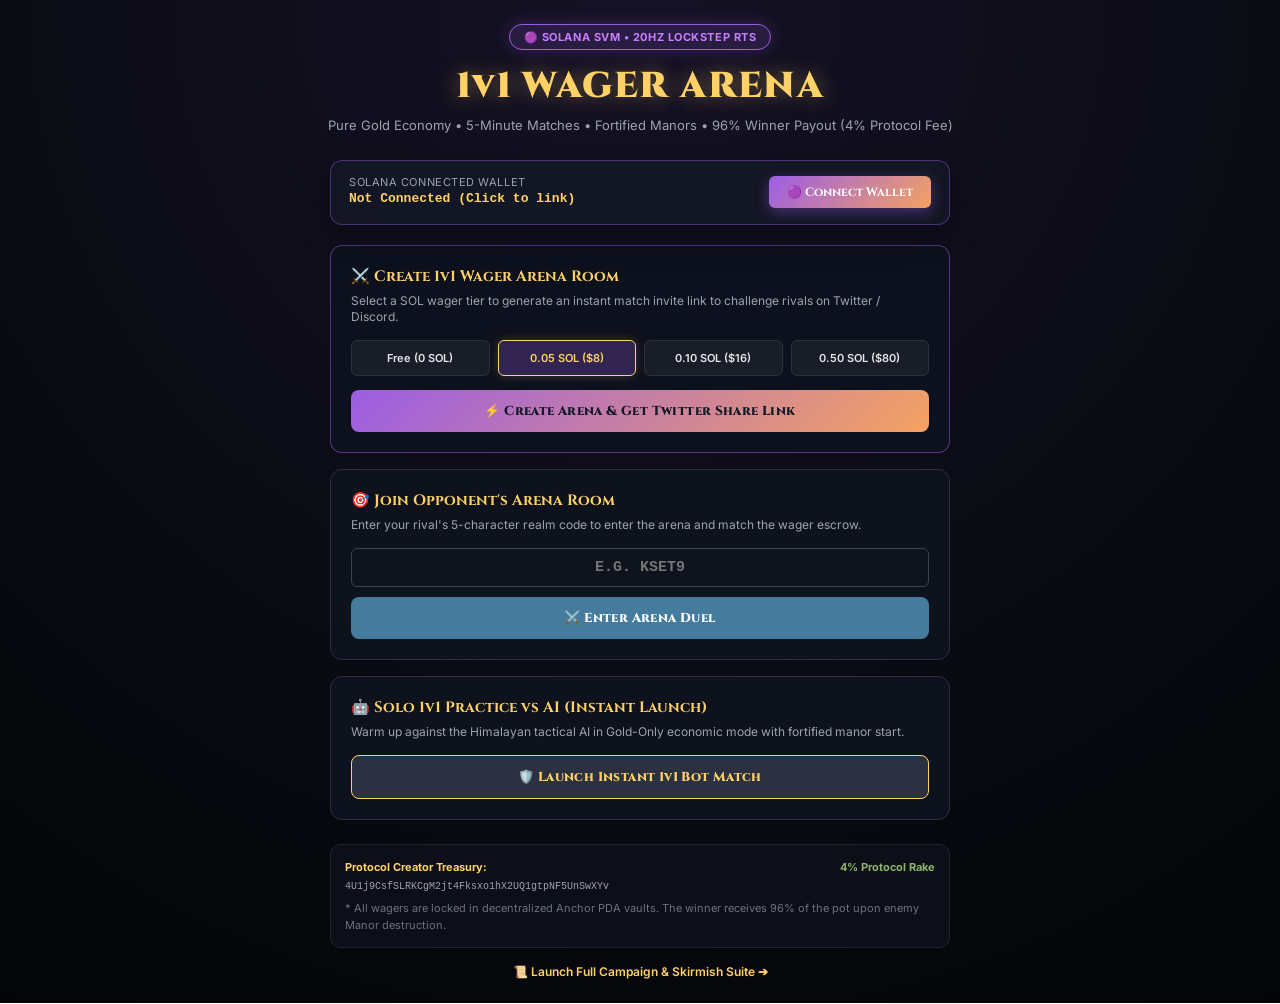
<file: arena.html>
<!DOCTYPE html>
<html lang="en">
<head>
  <meta charset="UTF-8">
  <meta name="viewport" content="width=device-width, initial-scale=1.0, maximum-scale=1.0, user-scalable=no">
  <title>Swarajya 3D — 1v1 Solana Wager Arena</title>
  <link rel="preconnect" href="https://fonts.googleapis.com">
  <link href="https://fonts.googleapis.com/css2?family=Cinzel:wght@600;700;800;900&family=Inter:wght@400;500;600;700&display=swap" rel="stylesheet">
  <style>
    * { box-sizing: border-box; margin: 0; padding: 0; }
    body {
      background: radial-gradient(circle at top, #161226 0%, #080a10 65%, #040508 100%);
      color: #e5e7eb;
      font-family: 'Inter', sans-serif;
      min-height: 100vh;
      display: flex;
      flex-direction: column;
      align-items: center;
      padding: 24px 16px;
      overflow-x: hidden;
    }
    .header {
      text-align: center;
      margin-bottom: 24px;
      max-width: 720px;
    }
    .badge-solana {
      display: inline-flex;
      align-items: center;
      gap: 6px;
      background: rgba(155, 93, 229, 0.15);
      border: 1px solid #9b5de5;
      color: #c77dff;
      padding: 5px 14px;
      border-radius: 20px;
      font-size: 11px;
      font-weight: 700;
      letter-spacing: 0.05em;
      text-transform: uppercase;
      margin-bottom: 12px;
      box-shadow: 0 0 16px rgba(155, 93, 229, 0.25);
    }
    h1 {
      font-family: 'Cinzel', serif;
      font-size: clamp(24px, 5vw, 36px);
      font-weight: 900;
      color: #ffd166;
      text-shadow: 0 0 20px rgba(255, 209, 102, 0.4);
      letter-spacing: 0.04em;
      margin-bottom: 6px;
    }
    .subtitle {
      color: #9ca3af;
      font-size: 13px;
      line-height: 1.5;
    }
    .wallet-card {
      width: 100%;
      max-width: 620px;
      background: rgba(20, 24, 38, 0.85);
      border: 1.5px solid rgba(155, 93, 229, 0.4);
      backdrop-filter: blur(12px);
      border-radius: 12px;
      padding: 14px 18px;
      display: flex;
      justify-content: space-between;
      align-items: center;
      margin-bottom: 20px;
      box-shadow: 0 8px 32px rgba(0, 0, 0, 0.4);
    }
    .wallet-info {
      display: flex;
      flex-direction: column;
      gap: 2px;
    }
    .wallet-title {
      font-size: 11px;
      color: #9ca3af;
      text-transform: uppercase;
      letter-spacing: 0.05em;
    }
    .wallet-addr {
      font-family: monospace;
      font-size: 13px;
      color: #ffd166;
      font-weight: 600;
    }
    .btn-connect {
      background: linear-gradient(135deg, #9b5de5, #f4a261);
      border: none;
      color: #fff;
      font-family: 'Cinzel', serif;
      font-weight: 700;
      font-size: 12px;
      padding: 8px 18px;
      border-radius: 6px;
      cursor: pointer;
      box-shadow: 0 4px 14px rgba(155, 93, 229, 0.4);
      transition: all 0.15s ease;
    }
    .btn-connect:hover { filter: brightness(1.15); transform: translateY(-1px); }
    .grid-container {
      width: 100%;
      max-width: 620px;
      display: flex;
      flex-direction: column;
      gap: 16px;
      margin-bottom: 24px;
    }
    .action-card {
      background: rgba(14, 18, 30, 0.95);
      border: 1px solid #2b3140;
      border-radius: 12px;
      padding: 20px;
      transition: all 0.2s ease;
    }
    .action-card:hover { border-color: #ffd166; box-shadow: 0 0 20px rgba(255, 209, 102, 0.15); }
    .card-title {
      font-family: 'Cinzel', serif;
      font-size: 15px;
      color: #ffd166;
      font-weight: 700;
      display: flex;
      align-items: center;
      gap: 8px;
      margin-bottom: 6px;
    }
    .card-desc {
      font-size: 12px;
      color: #9ca3af;
      margin-bottom: 14px;
      line-height: 1.4;
    }
    .wager-grid {
      display: grid;
      grid-template-columns: repeat(4, 1fr);
      gap: 8px;
      margin-bottom: 14px;
    }
    .wager-btn {
      background: #181d28;
      border: 1px solid #2b3140;
      color: #e5e7eb;
      padding: 10px 4px;
      border-radius: 6px;
      font-size: 11px;
      font-weight: 600;
      cursor: pointer;
      text-align: center;
      transition: all 0.15s ease;
    }
    .wager-btn:hover { border-color: #ffd166; }
    .wager-btn.active {
      background: rgba(155, 93, 229, 0.25);
      border-color: #ffd166;
      color: #ffd166;
      box-shadow: 0 0 10px rgba(255, 209, 102, 0.2);
    }
    .btn-action {
      width: 100%;
      background: linear-gradient(135deg, #f4a261, #e76f51);
      border: none;
      color: #111827;
      font-family: 'Cinzel', serif;
      font-weight: 800;
      font-size: 13px;
      padding: 12px;
      border-radius: 8px;
      cursor: pointer;
      transition: all 0.15s ease;
      letter-spacing: 0.03em;
    }
    .btn-action:hover { filter: brightness(1.1); transform: translateY(-1px); }
    .input-code {
      width: 100%;
      background: #0f131d;
      border: 1px solid #374151;
      color: #ffd166;
      font-family: monospace;
      font-size: 15px;
      font-weight: bold;
      padding: 10px 14px;
      border-radius: 6px;
      text-align: center;
      text-transform: uppercase;
      margin-bottom: 10px;
    }
    .info-footer {
      width: 100%;
      max-width: 620px;
      background: #0c0f18;
      border: 1px solid #1f2430;
      border-radius: 10px;
      padding: 14px;
      font-size: 11px;
      color: #6b7280;
      line-height: 1.5;
      text-align: left;
    }
    .link-return {
      color: #ffd166;
      text-decoration: none;
      font-size: 12px;
      font-weight: 600;
      margin-top: 16px;
      display: inline-flex;
      align-items: center;
      gap: 6px;
    }
    .link-return:hover { text-decoration: underline; }
    #room-share-modal {
      display: none;
      position: fixed;
      top: 0; left: 0; width: 100vw; height: 100vh;
      background: rgba(6, 8, 14, 0.9);
      backdrop-filter: blur(8px);
      z-index: 1000;
      justify-content: center;
      align-items: center;
    }
  </style>
</head>
<body>

  <div class="header">
    <div class="badge-solana">🟣 Solana SVM • 20Hz Lockstep RTS</div>
    <h1>1v1 WAGER ARENA</h1>
    <div class="subtitle">
      Pure Gold Economy • 5-Minute Matches • Fortified Manors • 96% Winner Payout (4% Protocol Fee)
    </div>
  </div>

  <!-- Wallet Status Card -->
  <div class="wallet-card">
    <div class="wallet-info">
      <div class="wallet-title">Solana Connected Wallet</div>
      <div id="wallet-address" class="wallet-addr">Not Connected (Click to link)</div>
      <div id="wallet-balance" style="font-size:11px; color:#8cb369; margin-top:2px;"></div>
    </div>
    <button id="connect-btn" class="btn-connect" onclick="connectWallet()">🟣 Connect Wallet</button>
  </div>

  <div class="grid-container">

    <!-- Card 1: Create 1v1 Wager Arena -->
    <div class="action-card" style="border-color: rgba(155,93,229,0.5);">
      <div class="card-title">⚔️ Create 1v1 Wager Arena Room</div>
      <div class="card-desc">Select a SOL wager tier to generate an instant match invite link to challenge rivals on Twitter / Discord.</div>
      
      <div class="wager-grid">
        <div class="wager-btn" onclick="setWager(0, this)">Free (0 SOL)</div>
        <div class="wager-btn active" onclick="setWager(0.05, this)">0.05 SOL ($8)</div>
        <div class="wager-btn" onclick="setWager(0.10, this)">0.10 SOL ($16)</div>
        <div class="wager-btn" onclick="setWager(0.50, this)">0.50 SOL ($80)</div>
      </div>

      <button class="btn-action" style="background: linear-gradient(135deg, #9b5de5, #f4a261);" onclick="createWagerRoom()">
        ⚡ Create Arena & Get Twitter Share Link
      </button>
    </div>

    <!-- Card 2: Join Wager Arena by Code -->
    <div class="action-card">
      <div class="card-title">🎯 Join Opponent's Arena Room</div>
      <div class="card-desc">Enter your rival's 5-character realm code to enter the arena and match the wager escrow.</div>
      
      <input type="text" id="join-room-code" class="input-code" placeholder="e.g. KSET9" maxlength="5">
      <button class="btn-action" style="background:#457b9d; color:#fff;" onclick="joinWagerRoom()">
        ⚔️ Enter Arena Duel
      </button>
    </div>

    <!-- Card 3: Instant 1v1 Practice vs AI -->
    <div class="action-card">
      <div class="card-title">🤖 Solo 1v1 Practice vs AI (Instant Launch)</div>
      <div class="card-desc">Warm up against the Himalayan tactical AI in Gold-Only economic mode with fortified manor start.</div>
      <button class="btn-action" style="background:#2b3140; color:#ffd166; border:1px solid #ffd166;" onclick="playVsAI()">
        🛡️ Launch Instant 1v1 Bot Match
      </button>
    </div>

  </div>

  <!-- Info & Protocol Transparency Box -->
  <div class="info-footer">
    <div style="display:flex; justify-content:space-between; margin-bottom:4px;">
      <span style="color:#ffd166; font-weight:bold;">Protocol Creator Treasury:</span>
      <span style="color:#8cb369; font-weight:bold;">4% Protocol Rake</span>
    </div>
    <div style="font-family:monospace; color:#9ca3af; font-size:10px; word-break:break-all; margin-bottom:6px;">
      4U1j9CsfSLRKCgM2jt4Fksxo1hX2UQ1gtpNF5UnSwXYv
    </div>
    <div>* All wagers are locked in decentralized Anchor PDA vaults. The winner receives 96% of the pot upon enemy Manor destruction.</div>
  </div>

  <a href="swarajya3d.html" class="link-return">📜 Launch Full Campaign & Skirmish Suite ➔</a>

  <!-- Room Share Modal Popup -->
  <div id="room-share-modal">
    <div style="background:rgba(14,18,30,0.98); border:1.5px solid #ffd166; border-radius:12px; padding:24px; max-width:480px; width:90%; text-align:center; box-shadow:0 0 35px rgba(255,209,102,0.3);">
      <h2 style="font-family:'Cinzel',serif; font-size:18px; color:#ffd166; margin-bottom:8px;">⚔️ ARENA DUEL CREATED!</h2>
      <p style="font-size:12px; color:#9ca3af; margin-bottom:14px;">Share this realm code or direct link with your opponent on Twitter or Discord:</p>
      
      <div id="share-room-code" style="font-family:monospace; font-size:28px; font-weight:900; color:#ffd166; letter-spacing:0.1em; margin-bottom:12px; background:#080a10; padding:8px; border-radius:6px; border:1px dashed #ffd166;">
        KSET9
      </div>

      <input type="text" id="share-room-url" style="width:100%; background:#0f131d; border:1px solid #374151; color:#e5e7eb; font-size:11px; padding:8px; border-radius:6px; margin-bottom:14px; text-align:center;" readonly>

      <div style="display:flex; gap:8px;">
        <button class="btn-action" style="background:#1d9bf0; color:#fff;" onclick="shareOnTwitter()">
          𝕏 Share on Twitter
        </button>
        <button class="btn-action" style="background:#2b3140; color:#ffd166; border:1px solid #ffd166;" onclick="copyShareUrl()">
          📋 Copy Link
        </button>
      </div>

      <button class="btn-action" style="margin-top:12px; background:#7fd48f; color:#000;" onclick="enterCreatedRoom()">
        ⚔️ Enter Arena Battlefield Now
      </button>
    </div>
  </div>

  <script type="module">
    import { SolanaWalletManager, SWARAJYA_SOLANA_TREASURY } from "./client3d/solana_wallet.js";

    const wallet = new SolanaWalletManager();
    let currentWager = 0.05;
    let generatedRoomCode = "";

    function updateWalletUI() {
      const addrEl = document.getElementById("wallet-address");
      const balEl = document.getElementById("wallet-balance");
      const btnEl = document.getElementById("connect-btn");

      if (wallet.publicKey) {
        addrEl.textContent = wallet.getShortAddress();
        balEl.textContent = `Balance: ${wallet.balance.toFixed(3)} SOL`;
        btnEl.textContent = `✓ Linked (${wallet.getShortAddress()})`;
      } else {
        addrEl.textContent = "Not Connected (Click to link)";
        balEl.textContent = "";
        btnEl.textContent = "🟣 Connect Wallet";
      }
    }

    window.connectWallet = async function() {
      try {
        const info = await wallet.connect();
        updateWalletUI();
      } catch (err) {
        alert(err.message || "Failed to connect wallet.");
      }
    };

    window.setWager = function(amt, el) {
      currentWager = amt;
      document.querySelectorAll(".wager-btn").forEach(b => b.classList.remove("active"));
      el.classList.add("active");
    };

    function randomRoomCode() {
      const chars = "ABCDEFGHJKLMNPQRSTUVWXYZ23456789";
      let code = "";
      for (let i = 0; i < 5; i++) code += chars[Math.floor(Math.random() * chars.length)];
      return code;
    }

    window.createWagerRoom = function() {
      generatedRoomCode = randomRoomCode();
      const baseUrl = window.location.origin + window.location.pathname.replace("arena.html", "swarajya3d.html");
      const fullUrl = `${baseUrl}?room=${generatedRoomCode}&wager=${currentWager}&gold_only=1`;

      document.getElementById("share-room-code").textContent = generatedRoomCode;
      document.getElementById("share-room-url").value = fullUrl;
      document.getElementById("room-share-modal").style.display = "flex";
    };

    window.joinWagerRoom = function() {
      const input = document.getElementById("join-room-code").value.trim().toUpperCase();
      if (!input || input.length !== 5) {
        alert("Please enter a valid 5-character realm code.");
        return;
      }
      window.location.href = `swarajya3d.html?room=${input}&gold_only=1`;
    };

    window.playVsAI = function() {
      window.location.href = `swarajya3d.html?autostart=1&gold_only=1&map=twoGates&ai=1`;
    };

    window.shareOnTwitter = function() {
      const url = document.getElementById("share-room-url").value;
      const text = encodeURIComponent(`⚔️ I challenge you to a 1v1 RTS Wager Duel on Swarajya 3D (${currentWager} SOL Pot)! 5-min pure tactical RTS action. Click to accept battle:`);
      window.open(`https://twitter.com/intent/tweet?text=${text}&url=${encodeURIComponent(url)}`, "_blank");
    };

    window.copyShareUrl = function() {
      const input = document.getElementById("share-room-url");
      input.select();
      navigator.clipboard.writeText(input.value);
      alert("✓ Arena Link copied to clipboard!");
    };

    window.enterCreatedRoom = function() {
      window.location.href = `swarajya3d.html?room=${generatedRoomCode}&wager=${currentWager}&gold_only=1&host=1`;
    };

    // Auto-fill from URL params
    const params = new URLSearchParams(window.location.search);
    if (params.has("room")) {
      const r = params.get("room").trim().toUpperCase();
      const codeInput = document.getElementById("join-room-code");
      if (codeInput) codeInput.value = r;
    }

    updateWalletUI();
  </script>
</body>
</html>
</file>
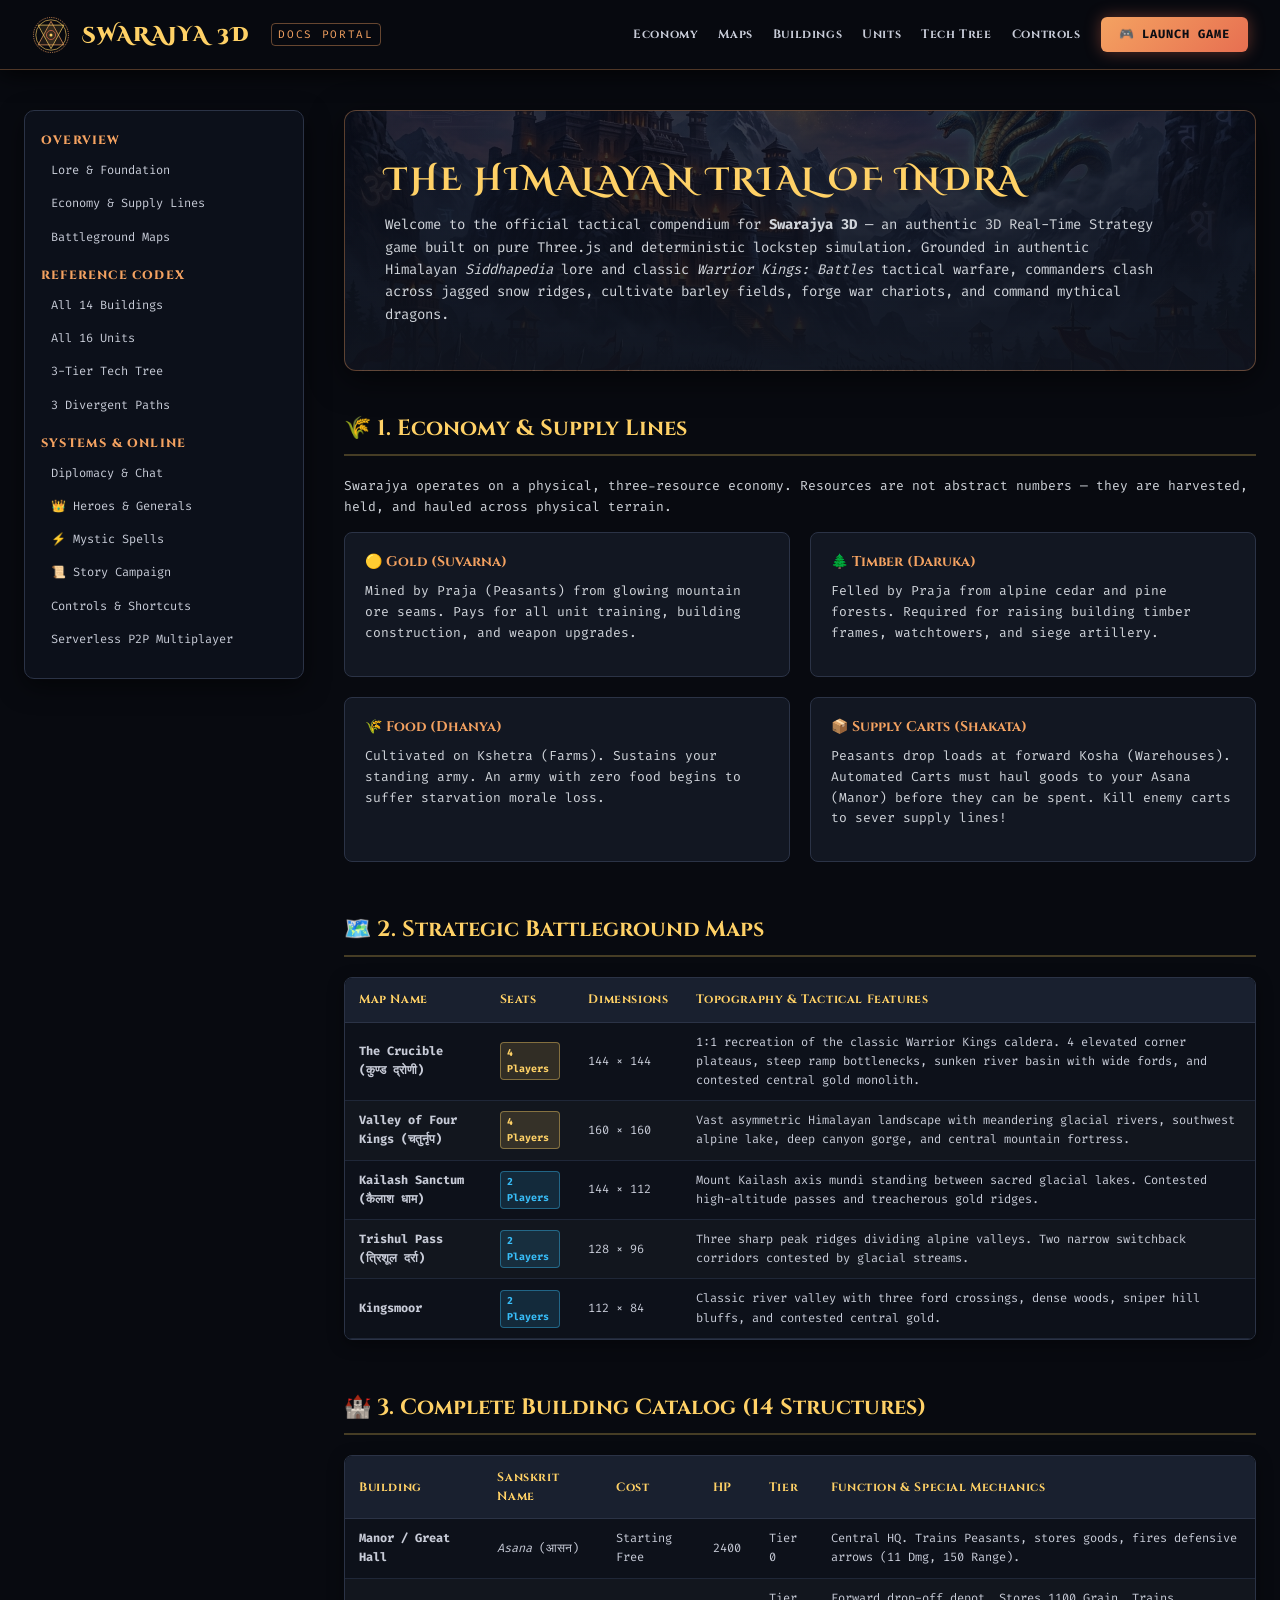
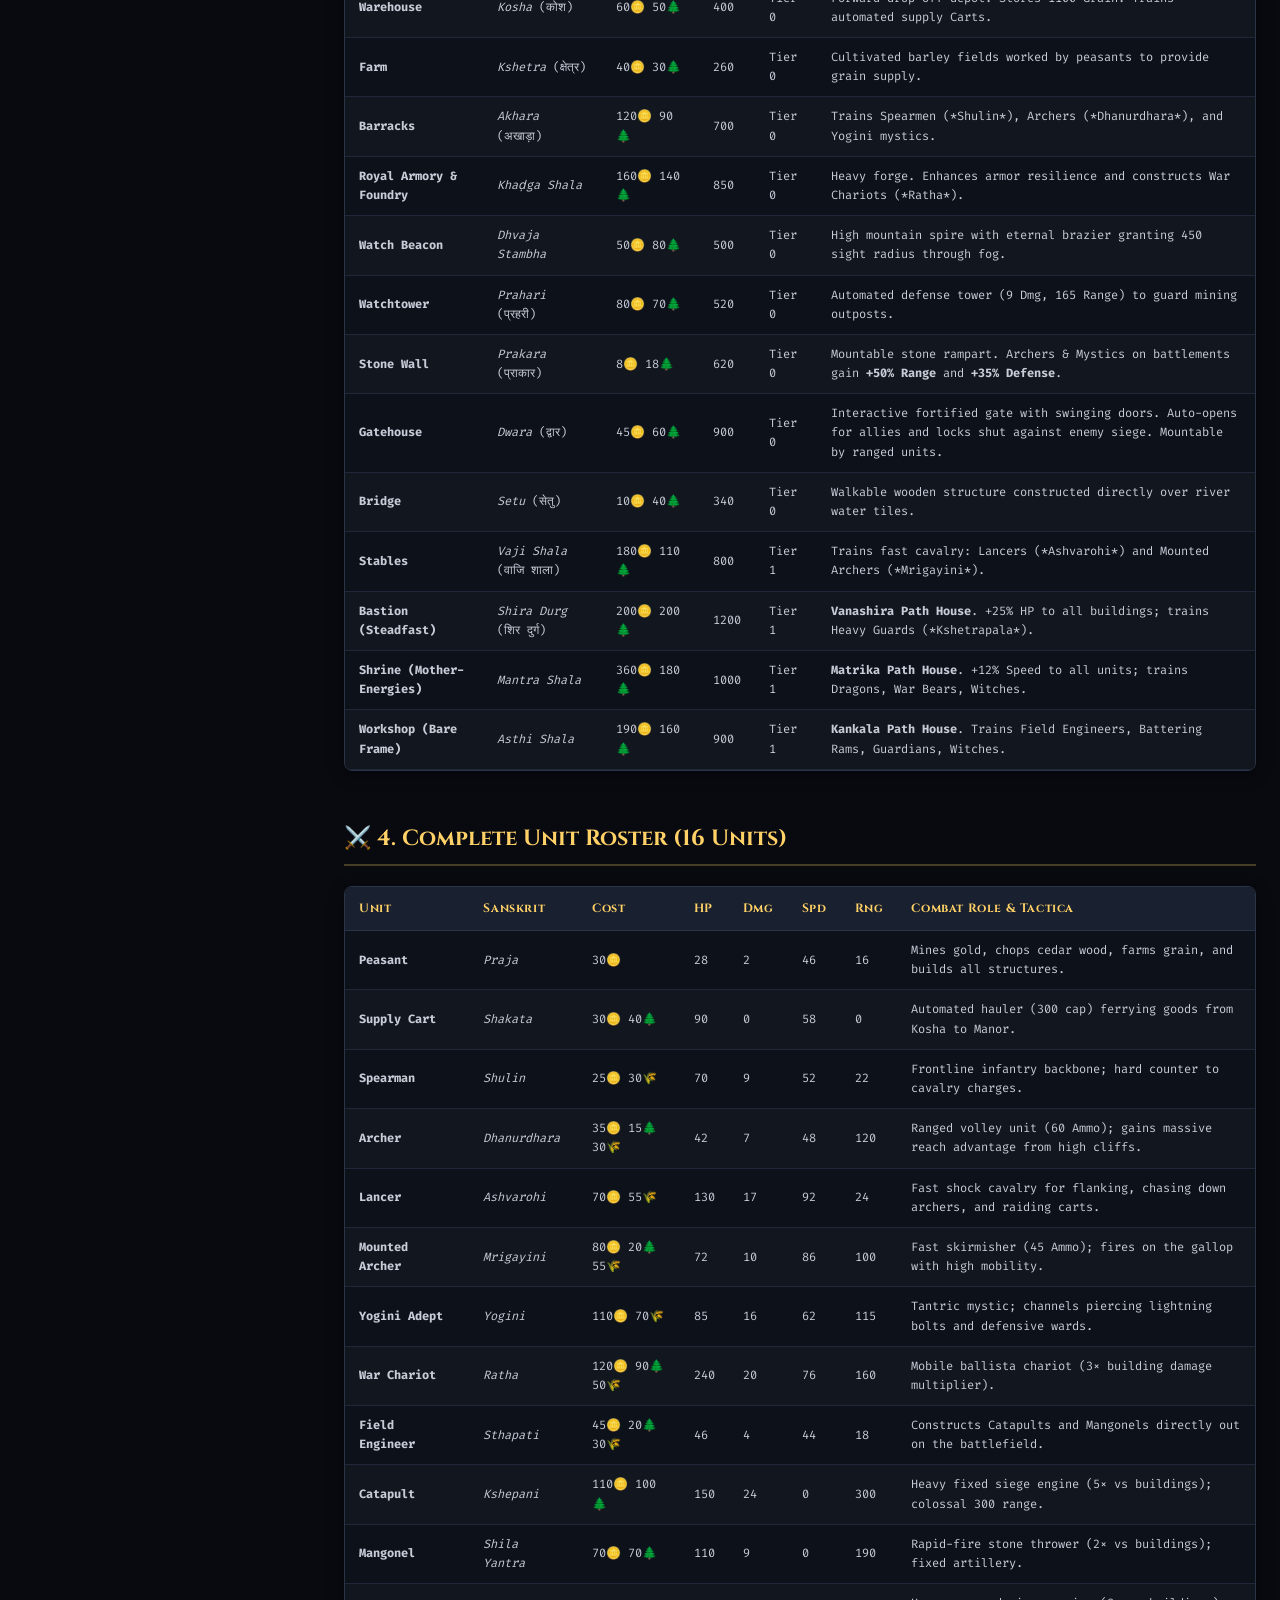
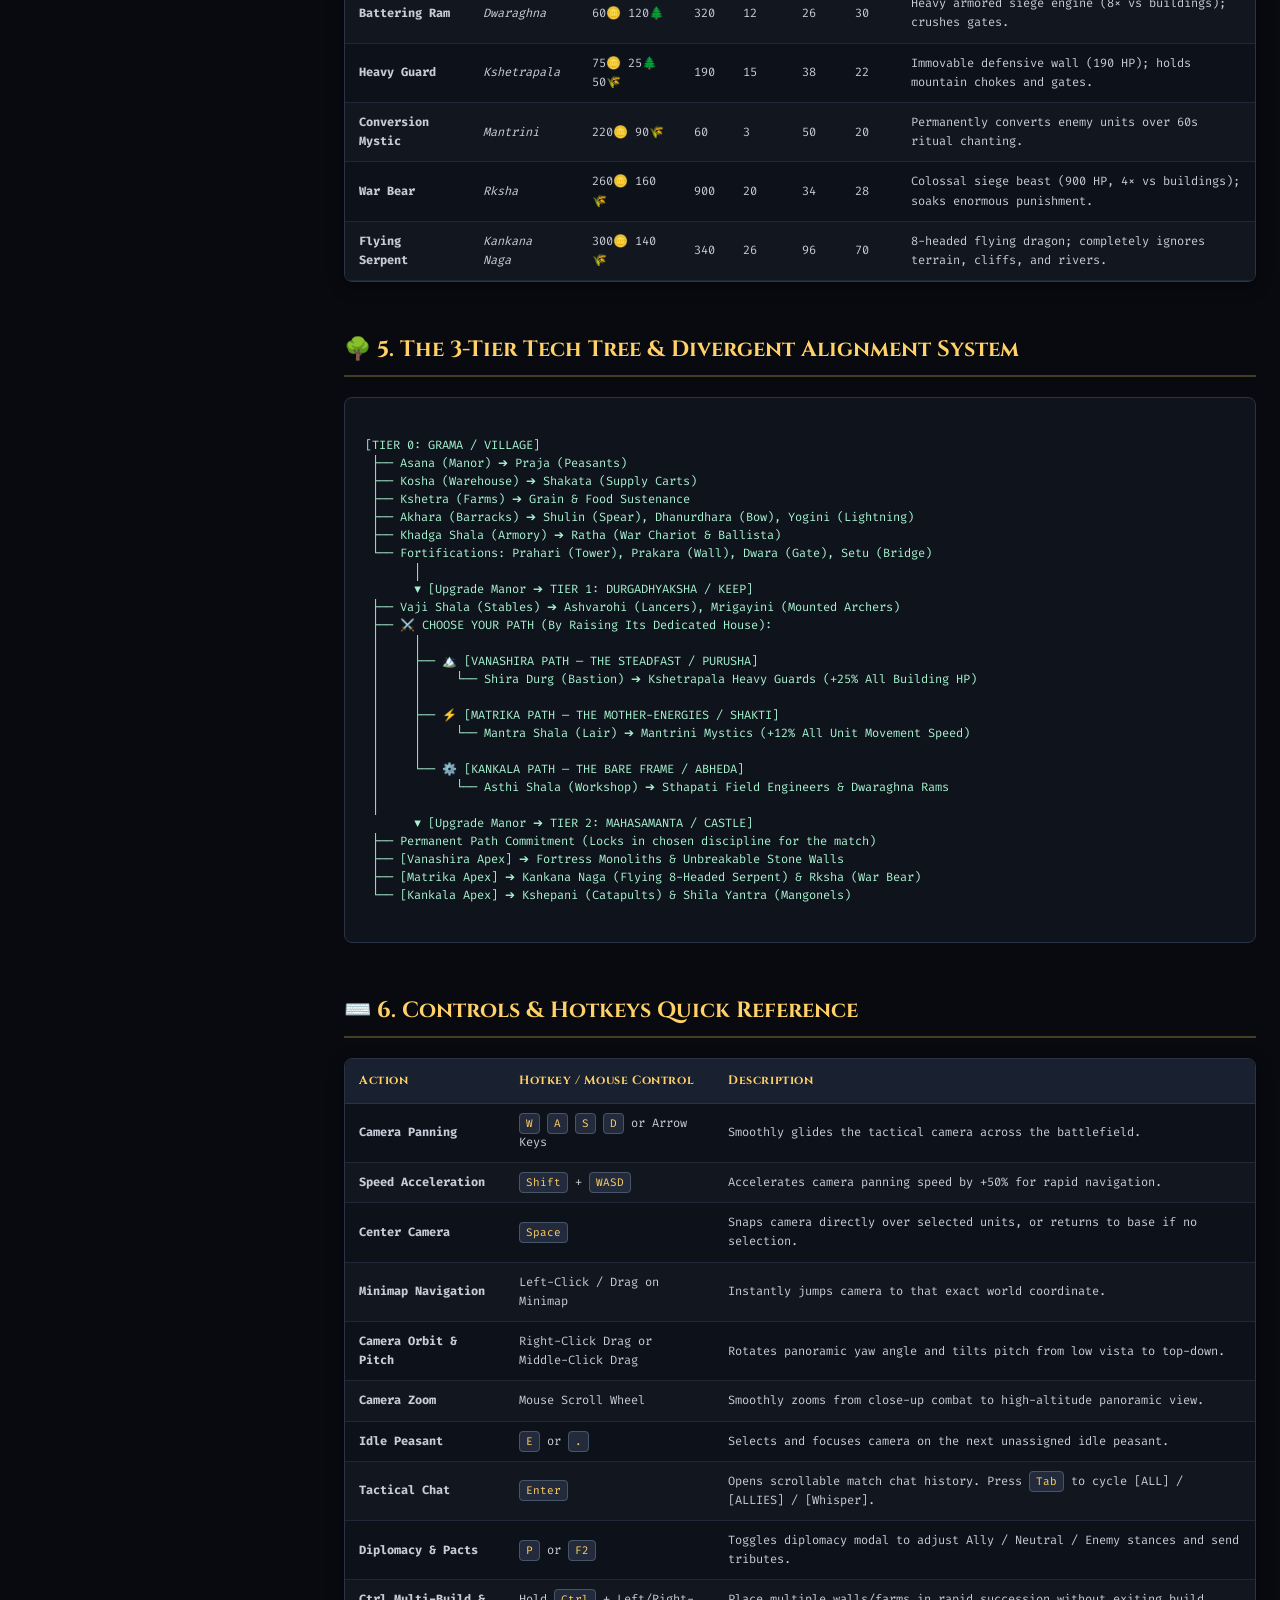
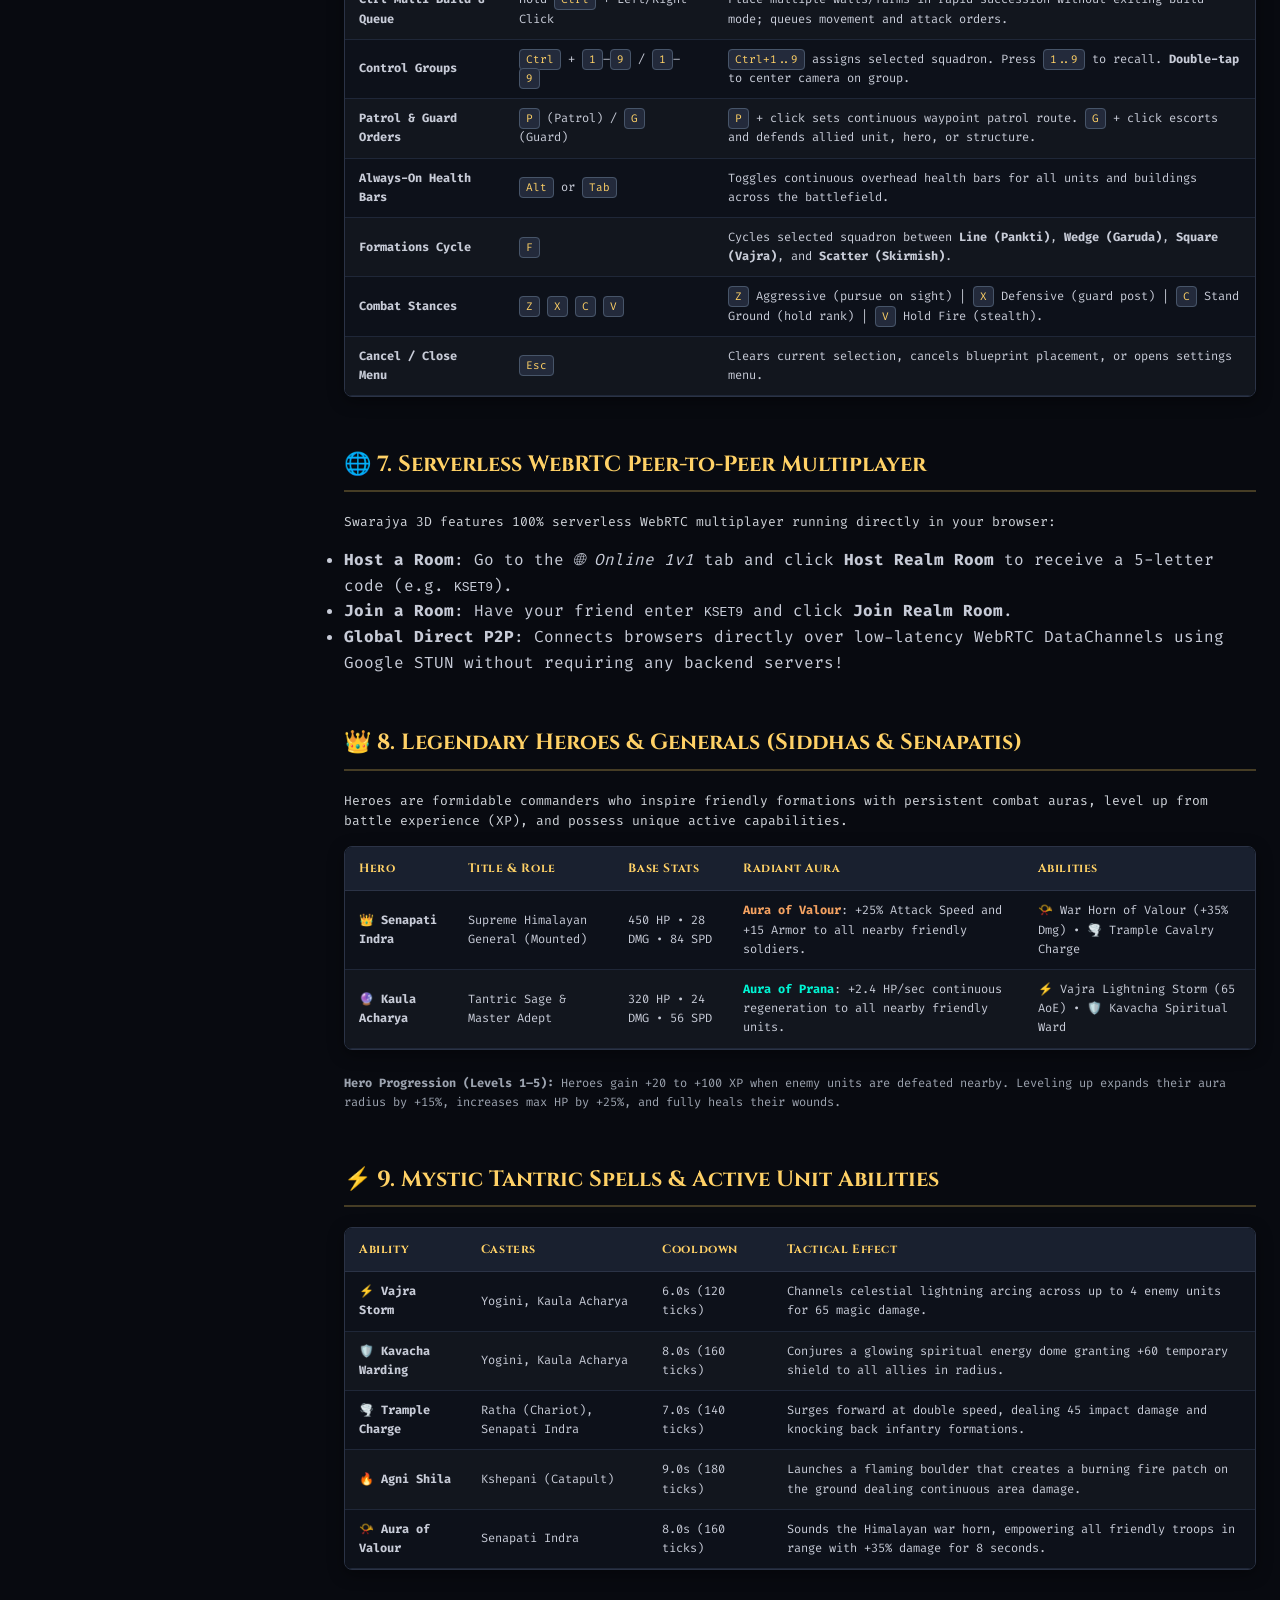
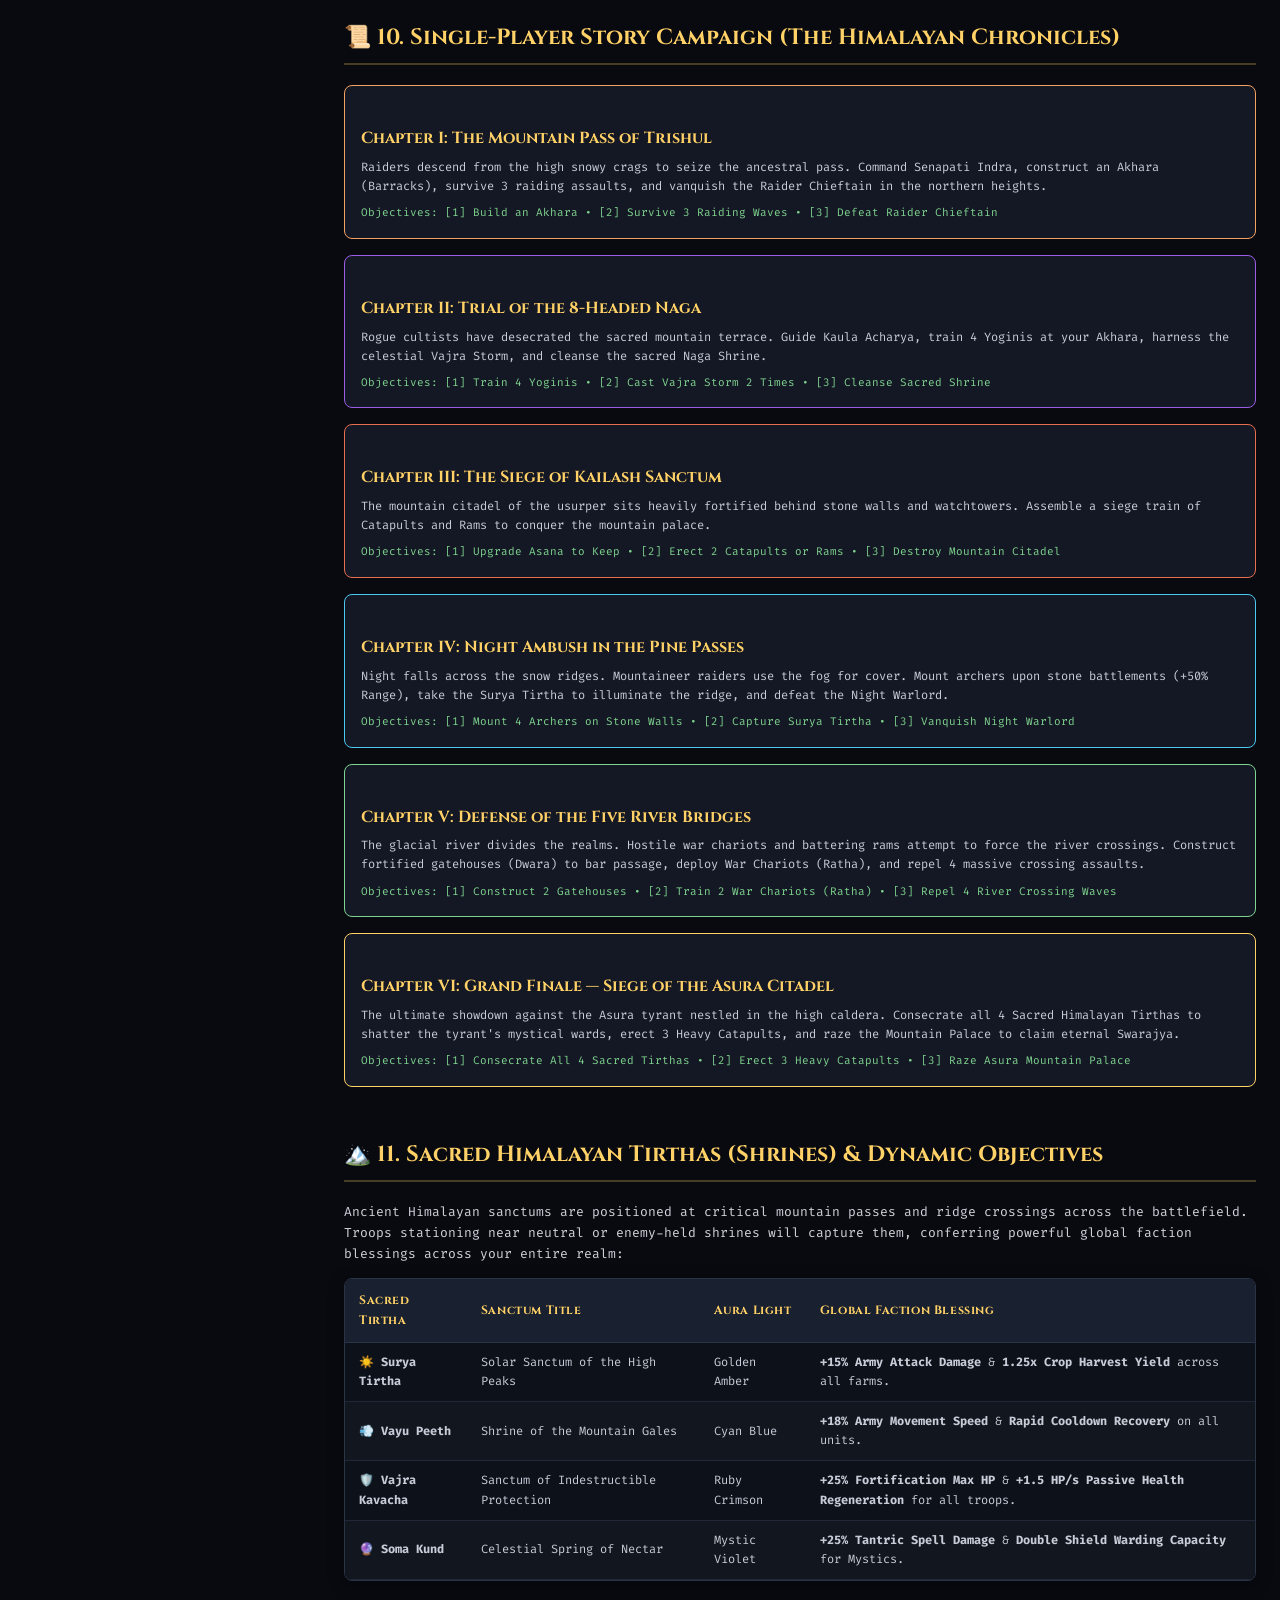
<file: docs.html>
<!DOCTYPE html>
<html lang="en">
<head>
  <meta charset="UTF-8">
  <meta name="viewport" content="width=device-width, initial-scale=1.0">
  <title>Swarajya 3D — Official Game Documentation & Lore Compendium</title>
  <link rel="preconnect" href="https://fonts.googleapis.com">
  <link rel="preconnect" href="https://fonts.gstatic.com" crossorigin>
  <link href="https://fonts.googleapis.com/css2?family=Cinzel+Decorative:wght@700;900&family=Cinzel:wght@600;700;800&family=Yatra+One&family=Fira+Code:wght@400;500;600&display=swap" rel="stylesheet">
  <style>
    :root {
      --bg-dark: #080a10;
      --panel-bg: rgba(14, 18, 28, 0.92);
      --card-bg: #121722;
      --card-border: #2b3346;
      --gold: #ffd166;
      --amber: #f4a261;
      --crimson: #e76f51;
      --green: #7fd48f;
      --blue: #38bdf8;
      --violet: #a78bfa;
      --text: #c8ccd8;
      --text-bright: #f3f4f6;
    }

    * { box-sizing: border-box; margin: 0; padding: 0; }
    html { scroll-behavior: smooth; }
    body {
      background: var(--bg-dark);
      color: var(--text);
      font-family: 'Fira Code', ui-monospace, monospace;
      line-height: 1.6;
      padding-top: 70px;
    }

    /* Top Sticky Navigation Bar */
    header {
      position: fixed;
      top: 0; left: 0; right: 0;
      height: 70px;
      background: rgba(8, 10, 16, 0.95);
      backdrop-filter: blur(14px);
      border-bottom: 1px solid rgba(244, 162, 97, 0.3);
      display: flex;
      justify-content: space-between;
      align-items: center;
      padding: 0 32px;
      z-index: 1000;
      box-shadow: 0 4px 24px rgba(0,0,0,0.8);
    }
    .nav-brand {
      display: flex;
      align-items: center;
      gap: 12px;
      text-decoration: none;
    }
    .nav-mandala {
      width: 38px;
      height: 38px;
      animation: spin 30s linear infinite;
    }
    @keyframes spin { 100% { transform: rotate(360deg); } }
    .nav-title {
      font-family: 'Cinzel Decorative', serif;
      font-size: 20px;
      font-weight: 900;
      color: var(--gold);
      letter-spacing: 0.12em;
    }
    .nav-tag {
      font-size: 11px;
      color: var(--amber);
      text-transform: uppercase;
      letter-spacing: 0.15em;
      border: 1px solid rgba(244,162,97,0.4);
      padding: 2px 6px;
      border-radius: 4px;
      margin-left: 8px;
    }
    .nav-links {
      display: flex;
      gap: 20px;
      align-items: center;
    }
    .nav-link {
      color: var(--text);
      text-decoration: none;
      font-size: 12px;
      font-family: 'Cinzel', serif;
      font-weight: 700;
      letter-spacing: 0.05em;
      transition: color 0.15s ease;
    }
    .nav-link:hover { color: var(--gold); }
    .play-btn {
      background: linear-gradient(135deg, #f4a261 0%, #e76f51 100%);
      color: #0b0d13;
      padding: 8px 18px;
      border-radius: 6px;
      font-weight: 900;
      font-size: 12px;
      text-decoration: none;
      letter-spacing: 0.08em;
      box-shadow: 0 0 16px rgba(231,111,81,0.4);
      transition: all 0.15s ease;
    }
    .play-btn:hover {
      transform: translateY(-2px);
      box-shadow: 0 0 24px rgba(231,111,81,0.7);
    }

    /* Layout */
    .docs-container {
      max-width: 1300px;
      margin: 0 auto;
      display: grid;
      grid-template-columns: 280px 1fr;
      gap: 40px;
      padding: 40px 24px 80px;
    }

    /* Sidebar Navigation */
    .sidebar {
      position: sticky;
      top: 100px;
      height: fit-content;
      background: var(--panel-bg);
      border: 1px solid var(--card-border);
      border-radius: 10px;
      padding: 20px 16px;
      box-shadow: 0 8px 24px rgba(0,0,0,0.5);
    }
    .sidebar-section-title {
      font-family: 'Cinzel', serif;
      font-size: 12px;
      color: var(--amber);
      text-transform: uppercase;
      letter-spacing: 0.1em;
      margin: 14px 0 6px;
      font-weight: 800;
    }
    .sidebar-section-title:first-child { margin-top: 0; }
    .sidebar-menu { list-style: none; }
    .sidebar-item { margin-bottom: 4px; }
    .sidebar-item a {
      color: var(--text);
      text-decoration: none;
      font-size: 12px;
      display: block;
      padding: 5px 10px;
      border-radius: 4px;
      transition: all 0.12s ease;
    }
    .sidebar-item a:hover {
      background: #1c2333;
      color: var(--gold);
      padding-left: 14px;
    }

    /* Content Area */
    .content {
      min-width: 0;
    }
    .hero-banner {
      background: linear-gradient(180deg, rgba(8, 10, 18, 0.75) 0%, rgba(14, 18, 28, 0.95) 100%), url('assets/menu_bg.jpg') center/cover no-repeat;
      border: 1px solid rgba(244, 162, 97, 0.35);
      border-radius: 12px;
      padding: 44px 40px;
      margin-bottom: 40px;
      position: relative;
      overflow: hidden;
      box-shadow: 0 8px 32px rgba(0,0,0,0.6);
    }
    .hero-banner h1 {
      font-family: 'Cinzel Decorative', serif;
      font-size: 32px;
      color: var(--gold);
      margin-bottom: 8px;
      letter-spacing: 0.08em;
    }
    .hero-banner p {
      font-size: 14px;
      color: #d1d5db;
      max-width: 780px;
      line-height: 1.6;
    }

    .doc-section {
      margin-bottom: 50px;
      scroll-margin-top: 90px;
    }
    .doc-section h2 {
      font-family: 'Cinzel', serif;
      font-size: 22px;
      color: var(--gold);
      border-bottom: 2px solid rgba(255, 209, 102, 0.25);
      padding-bottom: 8px;
      margin-bottom: 20px;
      display: flex;
      align-items: center;
      gap: 10px;
    }
    .doc-section h3 {
      font-family: 'Cinzel', serif;
      font-size: 16px;
      color: var(--amber);
      margin: 24px 0 10px;
    }
    .doc-section p {
      font-size: 13px;
      margin-bottom: 14px;
      color: #d1d5db;
    }

    /* Tables */
    .docs-table-wrapper {
      overflow-x: auto;
      margin-bottom: 24px;
      border: 1px solid var(--card-border);
      border-radius: 8px;
      box-shadow: 0 4px 16px rgba(0,0,0,0.4);
    }
    table {
      width: 100%;
      border-collapse: collapse;
      font-size: 12px;
      text-align: left;
      background: var(--panel-bg);
    }
    th {
      background: #19202f;
      color: var(--gold);
      font-family: 'Cinzel', serif;
      padding: 12px 14px;
      border-bottom: 1px solid var(--card-border);
      letter-spacing: 0.05em;
    }
    td {
      padding: 10px 14px;
      border-bottom: 1px solid #1f2738;
      vertical-align: middle;
    }
    tr:nth-child(even) { background: rgba(255, 255, 255, 0.02); }
    tr:hover { background: rgba(244, 162, 97, 0.06); }

    /* Badges & Cards */
    .badge {
      display: inline-block;
      padding: 2px 6px;
      border-radius: 4px;
      font-size: 10px;
      font-weight: bold;
    }
    .badge-gold { background: rgba(255, 209, 102, 0.15); color: var(--gold); border: 1px solid rgba(255, 209, 102, 0.4); }
    .badge-tier1 { background: rgba(56, 189, 248, 0.15); color: var(--blue); border: 1px solid rgba(56, 189, 248, 0.4); }
    .badge-tier2 { background: rgba(167, 139, 250, 0.15); color: var(--violet); border: 1px solid rgba(167, 139, 250, 0.4); }

    .grid-2 {
      display: grid;
      grid-template-columns: repeat(auto-fit, minmax(320px, 1fr));
      gap: 20px;
      margin-bottom: 24px;
    }
    .info-card {
      background: var(--card-bg);
      border: 1px solid var(--card-border);
      border-radius: 8px;
      padding: 18px 20px;
    }
    .info-card h4 {
      font-family: 'Cinzel', serif;
      color: var(--amber);
      margin-bottom: 8px;
      font-size: 14px;
    }

    .tree-block {
      background: #0f131c;
      border: 1px solid #2b3346;
      border-radius: 8px;
      padding: 20px;
      font-family: 'Fira Code', monospace;
      font-size: 12px;
      color: #a7f3d0;
      white-space: pre-wrap;
      line-height: 1.5;
      margin-bottom: 24px;
    }

    kbd {
      background: #232a3b;
      border: 1px solid #475569;
      border-radius: 4px;
      padding: 2px 6px;
      font-size: 11px;
      color: var(--gold);
      font-family: inherit;
    }
  </style>
</head>
<body>

  <!-- Sticky Top Header -->
  <header>
    <a href="swarajya3d.html" class="nav-brand">
      <svg class="nav-mandala" viewBox="0 0 100 100" fill="none" xmlns="http://www.w3.org/2000/svg">
        <circle cx="50" cy="50" r="46" stroke="#f4a261" stroke-width="2" stroke-dasharray="3 3"/>
        <circle cx="50" cy="50" r="40" stroke="#ffd166" stroke-width="1.6"/>
        <polygon points="50,14 84,76 16,76" stroke="#f4a261" stroke-width="1.8" fill="rgba(244,162,97,0.1)"/>
        <polygon points="50,86 84,24 16,24" stroke="#ffd166" stroke-width="1.8" fill="rgba(255,209,102,0.1)"/>
        <circle cx="50" cy="50" r="12" stroke="#e76f51" stroke-width="1.8"/>
        <circle cx="50" cy="50" r="4" fill="#ffd166"/>
      </svg>
      <span class="nav-title">SWARAJYA 3D</span>
      <span class="nav-tag">Docs Portal</span>
    </a>

    <div class="nav-links">
      <a href="#economy" class="nav-link">Economy</a>
      <a href="#maps" class="nav-link">Maps</a>
      <a href="#buildings" class="nav-link">Buildings</a>
      <a href="#units" class="nav-link">Units</a>
      <a href="#tech-tree" class="nav-link">Tech Tree</a>
      <a href="#controls" class="nav-link">Controls</a>
      <a href="swarajya3d.html" class="play-btn">🎮 LAUNCH GAME</a>
    </div>
  </header>

  <div class="docs-container">
    
    <!-- Navigation Sidebar -->
    <aside class="sidebar">
      <div class="sidebar-section-title">Overview</div>
      <ul class="sidebar-menu">
        <li class="sidebar-item"><a href="#intro">Lore & Foundation</a></li>
        <li class="sidebar-item"><a href="#economy">Economy & Supply Lines</a></li>
        <li class="sidebar-item"><a href="#maps">Battleground Maps</a></li>
      </ul>

      <div class="sidebar-section-title">Reference Codex</div>
      <ul class="sidebar-menu">
        <li class="sidebar-item"><a href="#buildings">All 14 Buildings</a></li>
        <li class="sidebar-item"><a href="#units">All 16 Units</a></li>
        <li class="sidebar-item"><a href="#tech-tree">3-Tier Tech Tree</a></li>
        <li class="sidebar-item"><a href="#spiritual-paths">3 Divergent Paths</a></li>
      </ul>

      <div class="sidebar-section-title">Systems & Online</div>
      <ul class="sidebar-menu">
        <li class="sidebar-item"><a href="#diplomacy">Diplomacy & Chat</a></li>
        <li class="sidebar-item"><a href="#heroes">👑 Heroes & Generals</a></li>
        <li class="sidebar-item"><a href="#spells">⚡ Mystic Spells</a></li>
        <li class="sidebar-item"><a href="#campaign">📜 Story Campaign</a></li>
        <li class="sidebar-item"><a href="#controls">Controls & Shortcuts</a></li>
        <li class="sidebar-item"><a href="#multiplayer">Serverless P2P Multiplayer</a></li>
      </ul>
    </aside>

    <!-- Main Documentation Content -->
    <main class="content">

      <!-- Hero Banner -->
      <div class="hero-banner" id="intro">
        <h1>THE HIMALAYAN TRIAL OF INDRA</h1>
        <p>
          Welcome to the official tactical compendium for <strong>Swarajya 3D</strong> — an authentic 3D Real-Time Strategy game built on pure Three.js and deterministic lockstep simulation. Grounded in authentic Himalayan <em>Siddhapedia</em> lore and classic <em>Warrior Kings: Battles</em> tactical warfare, commanders clash across jagged snow ridges, cultivate barley fields, forge war chariots, and command mythical dragons.
        </p>
      </div>

      <!-- Economy Section -->
      <section class="doc-section" id="economy">
        <h2>🌾 1. Economy & Supply Lines</h2>
        <p>
          Swarajya operates on a physical, three-resource economy. Resources are not abstract numbers — they are harvested, held, and hauled across physical terrain.
        </p>

        <div class="grid-2">
          <div class="info-card">
            <h4>🟡 Gold (Suvarna)</h4>
            <p>Mined by Praja (Peasants) from glowing mountain ore seams. Pays for all unit training, building construction, and weapon upgrades.</p>
          </div>
          <div class="info-card">
            <h4>🌲 Timber (Daruka)</h4>
            <p>Felled by Praja from alpine cedar and pine forests. Required for raising building timber frames, watchtowers, and siege artillery.</p>
          </div>
          <div class="info-card">
            <h4>🌾 Food (Dhanya)</h4>
            <p>Cultivated on Kshetra (Farms). Sustains your standing army. An army with zero food begins to suffer starvation morale loss.</p>
          </div>
          <div class="info-card">
            <h4>📦 Supply Carts (Shakata)</h4>
            <p>Peasants drop loads at forward Kosha (Warehouses). Automated Carts must haul goods to your Asana (Manor) before they can be spent. Kill enemy carts to sever supply lines!</p>
          </div>
        </div>
      </section>

      <!-- Maps Section -->
      <section class="doc-section" id="maps">
        <h2>🗺️ 2. Strategic Battleground Maps</h2>
        <div class="docs-table-wrapper">
          <table>
            <thead>
              <tr>
                <th>Map Name</th>
                <th>Seats</th>
                <th>Dimensions</th>
                <th>Topography & Tactical Features</th>
              </tr>
            </thead>
            <tbody>
              <tr>
                <td><strong>The Crucible (कुण्ड द्रोणी)</strong></td>
                <td><span class="badge badge-gold">4 Players</span></td>
                <td>144 × 144</td>
                <td>1:1 recreation of the classic Warrior Kings caldera. 4 elevated corner plateaus, steep ramp bottlenecks, sunken river basin with wide fords, and contested central gold monolith.</td>
              </tr>
              <tr>
                <td><strong>Valley of Four Kings (चतुर्नृप)</strong></td>
                <td><span class="badge badge-gold">4 Players</span></td>
                <td>160 × 160</td>
                <td>Vast asymmetric Himalayan landscape with meandering glacial rivers, southwest alpine lake, deep canyon gorge, and central mountain fortress.</td>
              </tr>
              <tr>
                <td><strong>Kailash Sanctum (कैलाश धाम)</strong></td>
                <td><span class="badge badge-tier1">2 Players</span></td>
                <td>144 × 112</td>
                <td>Mount Kailash axis mundi standing between sacred glacial lakes. Contested high-altitude passes and treacherous gold ridges.</td>
              </tr>
              <tr>
                <td><strong>Trishul Pass (त्रिशूल दर्रा)</strong></td>
                <td><span class="badge badge-tier1">2 Players</span></td>
                <td>128 × 96</td>
                <td>Three sharp peak ridges dividing alpine valleys. Two narrow switchback corridors contested by glacial streams.</td>
              </tr>
              <tr>
                <td><strong>Kingsmoor</strong></td>
                <td><span class="badge badge-tier1">2 Players</span></td>
                <td>112 × 84</td>
                <td>Classic river valley with three ford crossings, dense woods, sniper hill bluffs, and contested central gold.</td>
              </tr>
            </tbody>
          </table>
        </div>
      </section>

      <!-- Buildings Catalog -->
      <section class="doc-section" id="buildings">
        <h2>🏰 3. Complete Building Catalog (14 Structures)</h2>
        <div class="docs-table-wrapper">
          <table>
            <thead>
              <tr>
                <th>Building</th>
                <th>Sanskrit Name</th>
                <th>Cost</th>
                <th>HP</th>
                <th>Tier</th>
                <th>Function & Special Mechanics</th>
              </tr>
            </thead>
            <tbody>
              <tr>
                <td><strong>Manor / Great Hall</strong></td>
                <td><em>Asana</em> (आसन)</td>
                <td>Starting Free</td>
                <td>2400</td>
                <td>Tier 0</td>
                <td>Central HQ. Trains Peasants, stores goods, fires defensive arrows (11 Dmg, 150 Range).</td>
              </tr>
              <tr>
                <td><strong>Warehouse</strong></td>
                <td><em>Kosha</em> (कोश)</td>
                <td>60🪙 50🌲</td>
                <td>400</td>
                <td>Tier 0</td>
                <td>Forward drop-off depot. Stores 1100 Grain. Trains automated supply Carts.</td>
              </tr>
              <tr>
                <td><strong>Farm</strong></td>
                <td><em>Kshetra</em> (क्षेत्र)</td>
                <td>40🪙 30🌲</td>
                <td>260</td>
                <td>Tier 0</td>
                <td>Cultivated barley fields worked by peasants to provide grain supply.</td>
              </tr>
              <tr>
                <td><strong>Barracks</strong></td>
                <td><em>Akhara</em> (अखाड़ा)</td>
                <td>120🪙 90🌲</td>
                <td>700</td>
                <td>Tier 0</td>
                <td>Trains Spearmen (*Shulin*), Archers (*Dhanurdhara*), and Yogini mystics.</td>
              </tr>
              <tr>
                <td><strong>Royal Armory & Foundry</strong></td>
                <td><em>Khaḍga Shala</em></td>
                <td>160🪙 140🌲</td>
                <td>850</td>
                <td>Tier 0</td>
                <td>Heavy forge. Enhances armor resilience and constructs War Chariots (*Ratha*).</td>
              </tr>
              <tr>
                <td><strong>Watch Beacon</strong></td>
                <td><em>Dhvaja Stambha</em></td>
                <td>50🪙 80🌲</td>
                <td>500</td>
                <td>Tier 0</td>
                <td>High mountain spire with eternal brazier granting 450 sight radius through fog.</td>
              </tr>
              <tr>
                <td><strong>Watchtower</strong></td>
                <td><em>Prahari</em> (प्रहरी)</td>
                <td>80🪙 70🌲</td>
                <td>520</td>
                <td>Tier 0</td>
                <td>Automated defense tower (9 Dmg, 165 Range) to guard mining outposts.</td>
              </tr>
              <tr>
                <td><strong>Stone Wall</strong></td>
                <td><em>Prakara</em> (प्राकार)</td>
                <td>8🪙 18🌲</td>
                <td>620</td>
                <td>Tier 0</td>
                <td>Mountable stone rampart. Archers & Mystics on battlements gain <strong>+50% Range</strong> and <strong>+35% Defense</strong>.</td>
              </tr>
              <tr>
                <td><strong>Gatehouse</strong></td>
                <td><em>Dwara</em> (द्वार)</td>
                <td>45🪙 60🌲</td>
                <td>900</td>
                <td>Tier 0</td>
                <td>Interactive fortified gate with swinging doors. Auto-opens for allies and locks shut against enemy siege. Mountable by ranged units.</td>
              </tr>
              <tr>
                <td><strong>Bridge</strong></td>
                <td><em>Setu</em> (सेतु)</td>
                <td>10🪙 40🌲</td>
                <td>340</td>
                <td>Tier 0</td>
                <td>Walkable wooden structure constructed directly over river water tiles.</td>
              </tr>
              <tr>
                <td><strong>Stables</strong></td>
                <td><em>Vaji Shala</em> (वाजि शाला)</td>
                <td>180🪙 110🌲</td>
                <td>800</td>
                <td>Tier 1</td>
                <td>Trains fast cavalry: Lancers (*Ashvarohi*) and Mounted Archers (*Mrigayini*).</td>
              </tr>
              <tr>
                <td><strong>Bastion (Steadfast)</strong></td>
                <td><em>Shira Durg</em> (शिर दुर्ग)</td>
                <td>200🪙 200🌲</td>
                <td>1200</td>
                <td>Tier 1</td>
                <td><strong>Vanashira Path House</strong>. +25% HP to all buildings; trains Heavy Guards (*Kshetrapala*).</td>
              </tr>
              <tr>
                <td><strong>Shrine (Mother-Energies)</strong></td>
                <td><em>Mantra Shala</em></td>
                <td>360🪙 180🌲</td>
                <td>1000</td>
                <td>Tier 1</td>
                <td><strong>Matrika Path House</strong>. +12% Speed to all units; trains Dragons, War Bears, Witches.</td>
              </tr>
              <tr>
                <td><strong>Workshop (Bare Frame)</strong></td>
                <td><em>Asthi Shala</em></td>
                <td>190🪙 160🌲</td>
                <td>900</td>
                <td>Tier 1</td>
                <td><strong>Kankala Path House</strong>. Trains Field Engineers, Battering Rams, Guardians, Witches.</td>
              </tr>
            </tbody>
          </table>
        </div>
      </section>

      <!-- Units Roster -->
      <section class="doc-section" id="units">
        <h2>⚔️ 4. Complete Unit Roster (16 Units)</h2>
        <div class="docs-table-wrapper">
          <table>
            <thead>
              <tr>
                <th>Unit</th>
                <th>Sanskrit</th>
                <th>Cost</th>
                <th>HP</th>
                <th>Dmg</th>
                <th>Spd</th>
                <th>Rng</th>
                <th>Combat Role & Tactica</th>
              </tr>
            </thead>
            <tbody>
              <tr>
                <td><strong>Peasant</strong></td>
                <td><em>Praja</em></td>
                <td>30🪙</td>
                <td>28</td>
                <td>2</td>
                <td>46</td>
                <td>16</td>
                <td>Mines gold, chops cedar wood, farms grain, and builds all structures.</td>
              </tr>
              <tr>
                <td><strong>Supply Cart</strong></td>
                <td><em>Shakata</em></td>
                <td>30🪙 40🌲</td>
                <td>90</td>
                <td>0</td>
                <td>58</td>
                <td>0</td>
                <td>Automated hauler (300 cap) ferrying goods from Kosha to Manor.</td>
              </tr>
              <tr>
                <td><strong>Spearman</strong></td>
                <td><em>Shulin</em></td>
                <td>25🪙 30🌾</td>
                <td>70</td>
                <td>9</td>
                <td>52</td>
                <td>22</td>
                <td>Frontline infantry backbone; hard counter to cavalry charges.</td>
              </tr>
              <tr>
                <td><strong>Archer</strong></td>
                <td><em>Dhanurdhara</em></td>
                <td>35🪙 15🌲 30🌾</td>
                <td>42</td>
                <td>7</td>
                <td>48</td>
                <td>120</td>
                <td>Ranged volley unit (60 Ammo); gains massive reach advantage from high cliffs.</td>
              </tr>
              <tr>
                <td><strong>Lancer</strong></td>
                <td><em>Ashvarohi</em></td>
                <td>70🪙 55🌾</td>
                <td>130</td>
                <td>17</td>
                <td>92</td>
                <td>24</td>
                <td>Fast shock cavalry for flanking, chasing down archers, and raiding carts.</td>
              </tr>
              <tr>
                <td><strong>Mounted Archer</strong></td>
                <td><em>Mrigayini</em></td>
                <td>80🪙 20🌲 55🌾</td>
                <td>72</td>
                <td>10</td>
                <td>86</td>
                <td>100</td>
                <td>Fast skirmisher (45 Ammo); fires on the gallop with high mobility.</td>
              </tr>
              <tr>
                <td><strong>Yogini Adept</strong></td>
                <td><em>Yogini</em></td>
                <td>110🪙 70🌾</td>
                <td>85</td>
                <td>16</td>
                <td>62</td>
                <td>115</td>
                <td>Tantric mystic; channels piercing lightning bolts and defensive wards.</td>
              </tr>
              <tr>
                <td><strong>War Chariot</strong></td>
                <td><em>Ratha</em></td>
                <td>120🪙 90🌲 50🌾</td>
                <td>240</td>
                <td>20</td>
                <td>76</td>
                <td>160</td>
                <td>Mobile ballista chariot (3× building damage multiplier).</td>
              </tr>
              <tr>
                <td><strong>Field Engineer</strong></td>
                <td><em>Sthapati</em></td>
                <td>45🪙 20🌲 30🌾</td>
                <td>46</td>
                <td>4</td>
                <td>44</td>
                <td>18</td>
                <td>Constructs Catapults and Mangonels directly out on the battlefield.</td>
              </tr>
              <tr>
                <td><strong>Catapult</strong></td>
                <td><em>Kshepani</em></td>
                <td>110🪙 100🌲</td>
                <td>150</td>
                <td>24</td>
                <td>0</td>
                <td>300</td>
                <td>Heavy fixed siege engine (5× vs buildings); colossal 300 range.</td>
              </tr>
              <tr>
                <td><strong>Mangonel</strong></td>
                <td><em>Shila Yantra</em></td>
                <td>70🪙 70🌲</td>
                <td>110</td>
                <td>9</td>
                <td>0</td>
                <td>190</td>
                <td>Rapid-fire stone thrower (2× vs buildings); fixed artillery.</td>
              </tr>
              <tr>
                <td><strong>Battering Ram</strong></td>
                <td><em>Dwaraghna</em></td>
                <td>60🪙 120🌲</td>
                <td>320</td>
                <td>12</td>
                <td>26</td>
                <td>30</td>
                <td>Heavy armored siege engine (8× vs buildings); crushes gates.</td>
              </tr>
              <tr>
                <td><strong>Heavy Guard</strong></td>
                <td><em>Kshetrapala</em></td>
                <td>75🪙 25🌲 50🌾</td>
                <td>190</td>
                <td>15</td>
                <td>38</td>
                <td>22</td>
                <td>Immovable defensive wall (190 HP); holds mountain chokes and gates.</td>
              </tr>
              <tr>
                <td><strong>Conversion Mystic</strong></td>
                <td><em>Mantrini</em></td>
                <td>220🪙 90🌾</td>
                <td>60</td>
                <td>3</td>
                <td>50</td>
                <td>20</td>
                <td>Permanently converts enemy units over 60s ritual chanting.</td>
              </tr>
              <tr>
                <td><strong>War Bear</strong></td>
                <td><em>Rksha</em></td>
                <td>260🪙 160🌾</td>
                <td>900</td>
                <td>20</td>
                <td>34</td>
                <td>28</td>
                <td>Colossal siege beast (900 HP, 4× vs buildings); soaks enormous punishment.</td>
              </tr>
              <tr>
                <td><strong>Flying Serpent</strong></td>
                <td><em>Kankana Naga</em></td>
                <td>300🪙 140🌾</td>
                <td>340</td>
                <td>26</td>
                <td>96</td>
                <td>70</td>
                <td>8-headed flying dragon; completely ignores terrain, cliffs, and rivers.</td>
              </tr>
            </tbody>
          </table>
        </div>
      </section>

      <!-- Tech Tree & Spiritual Paths -->
      <section class="doc-section" id="tech-tree">
        <h2>🌳 5. The 3-Tier Tech Tree & Divergent Alignment System</h2>
        <div class="tree-block">
[TIER 0: GRAMA / VILLAGE]
 ├── Asana (Manor) ➔ Praja (Peasants)
 ├── Kosha (Warehouse) ➔ Shakata (Supply Carts)
 ├── Kshetra (Farms) ➔ Grain & Food Sustenance
 ├── Akhara (Barracks) ➔ Shulin (Spear), Dhanurdhara (Bow), Yogini (Lightning)
 ├── Khadga Shala (Armory) ➔ Ratha (War Chariot & Ballista)
 └── Fortifications: Prahari (Tower), Prakara (Wall), Dwara (Gate), Setu (Bridge)
       │
       ▼ [Upgrade Manor ➔ TIER 1: DURGADHYAKSHA / KEEP]
 ├── Vaji Shala (Stables) ➔ Ashvarohi (Lancers), Mrigayini (Mounted Archers)
 ├── ⚔️ CHOOSE YOUR PATH (By Raising Its Dedicated House):
 │     │
 │     ├── 🏔️ [VANASHIRA PATH — THE STEADFAST / PURUSHA]
 │     │     └── Shira Durg (Bastion) ➔ Kshetrapala Heavy Guards (+25% All Building HP)
 │     │
 │     ├── ⚡ [MATRIKA PATH — THE MOTHER-ENERGIES / SHAKTI]
 │     │     └── Mantra Shala (Lair) ➔ Mantrini Mystics (+12% All Unit Movement Speed)
 │     │
 │     └── ⚙️ [KANKALA PATH — THE BARE FRAME / ABHEDA]
 │           └── Asthi Shala (Workshop) ➔ Sthapati Field Engineers & Dwaraghna Rams
 │
       ▼ [Upgrade Manor ➔ TIER 2: MAHASAMANTA / CASTLE]
 ├── Permanent Path Commitment (Locks in chosen discipline for the match)
 ├── [Vanashira Apex] ➔ Fortress Monoliths & Unbreakable Stone Walls
 ├── [Matrika Apex] ➔ Kankana Naga (Flying 8-Headed Serpent) & Rksha (War Bear)
 └── [Kankala Apex] ➔ Kshepani (Catapults) & Shila Yantra (Mangonels)
        </div>
      </section>

      <!-- Controls & Shortcuts -->
      <section class="doc-section" id="controls">
        <h2>⌨️ 6. Controls & Hotkeys Quick Reference</h2>
        <div class="docs-table-wrapper">
          <table>
            <thead>
              <tr>
                <th>Action</th>
                <th>Hotkey / Mouse Control</th>
                <th>Description</th>
              </tr>
            </thead>
            <tbody>
              <tr>
                <td><strong>Camera Panning</strong></td>
                <td><kbd>W</kbd> <kbd>A</kbd> <kbd>S</kbd> <kbd>D</kbd> or Arrow Keys</td>
                <td>Smoothly glides the tactical camera across the battlefield.</td>
              </tr>
              <tr>
                <td><strong>Speed Acceleration</strong></td>
                <td><kbd>Shift</kbd> + <kbd>WASD</kbd></td>
                <td>Accelerates camera panning speed by +50% for rapid navigation.</td>
              </tr>
              <tr>
                <td><strong>Center Camera</strong></td>
                <td><kbd>Space</kbd></td>
                <td>Snaps camera directly over selected units, or returns to base if no selection.</td>
              </tr>
              <tr>
                <td><strong>Minimap Navigation</strong></td>
                <td>Left-Click / Drag on Minimap</td>
                <td>Instantly jumps camera to that exact world coordinate.</td>
              </tr>
              <tr>
                <td><strong>Camera Orbit & Pitch</strong></td>
                <td>Right-Click Drag or Middle-Click Drag</td>
                <td>Rotates panoramic yaw angle and tilts pitch from low vista to top-down.</td>
              </tr>
              <tr>
                <td><strong>Camera Zoom</strong></td>
                <td>Mouse Scroll Wheel</td>
                <td>Smoothly zooms from close-up combat to high-altitude panoramic view.</td>
              </tr>
              <tr>
                <td><strong>Idle Peasant</strong></td>
                <td><kbd>E</kbd> or <kbd>.</kbd></td>
                <td>Selects and focuses camera on the next unassigned idle peasant.</td>
              </tr>
              <tr>
                <td><strong>Tactical Chat</strong></td>
                <td><kbd>Enter</kbd></td>
                <td>Opens scrollable match chat history. Press <kbd>Tab</kbd> to cycle [ALL] / [ALLIES] / [Whisper].</td>
              </tr>
              <tr>
                <td><strong>Diplomacy & Pacts</strong></td>
                <td><kbd>P</kbd> or <kbd>F2</kbd></td>
                <td>Toggles diplomacy modal to adjust Ally / Neutral / Enemy stances and send tributes.</td>
              </tr>
              <tr>
                <td><strong>Ctrl Multi-Build & Queue</strong></td>
                <td>Hold <kbd>Ctrl</kbd> + Left/Right-Click</td>
                <td>Place multiple walls/farms in rapid succession without exiting build mode; queues movement and attack orders.</td>
              </tr>
              <tr>
                <td><strong>Control Groups</strong></td>
                <td><kbd>Ctrl</kbd> + <kbd>1</kbd>–<kbd>9</kbd> / <kbd>1</kbd>–<kbd>9</kbd></td>
                <td><kbd>Ctrl+1..9</kbd> assigns selected squadron. Press <kbd>1..9</kbd> to recall. <strong>Double-tap</strong> to center camera on group.</td>
              </tr>
              <tr>
                <td><strong>Patrol & Guard Orders</strong></td>
                <td><kbd>P</kbd> (Patrol) / <kbd>G</kbd> (Guard)</td>
                <td><kbd>P</kbd> + click sets continuous waypoint patrol route. <kbd>G</kbd> + click escorts and defends allied unit, hero, or structure.</td>
              </tr>
              <tr>
                <td><strong>Always-On Health Bars</strong></td>
                <td><kbd>Alt</kbd> or <kbd>Tab</kbd></td>
                <td>Toggles continuous overhead health bars for all units and buildings across the battlefield.</td>
              </tr>
              <tr>
                <td><strong>Formations Cycle</strong></td>
                <td><kbd>F</kbd></td>
                <td>Cycles selected squadron between <strong>Line (Pankti)</strong>, <strong>Wedge (Garuda)</strong>, <strong>Square (Vajra)</strong>, and <strong>Scatter (Skirmish)</strong>.</td>
              </tr>
              <tr>
                <td><strong>Combat Stances</strong></td>
                <td><kbd>Z</kbd> <kbd>X</kbd> <kbd>C</kbd> <kbd>V</kbd></td>
                <td><kbd>Z</kbd> Aggressive (pursue on sight) | <kbd>X</kbd> Defensive (guard post) | <kbd>C</kbd> Stand Ground (hold rank) | <kbd>V</kbd> Hold Fire (stealth).</td>
              </tr>
              <tr>
                <td><strong>Cancel / Close Menu</strong></td>
                <td><kbd>Esc</kbd></td>
                <td>Clears current selection, cancels blueprint placement, or opens settings menu.</td>
              </tr>
            </tbody>
          </table>
        </div>
      </section>

      <!-- Serverless Multiplayer -->
      <section class="doc-section" id="multiplayer">
        <h2>🌐 7. Serverless WebRTC Peer-to-Peer Multiplayer</h2>
        <p>
          Swarajya 3D features 100% serverless WebRTC multiplayer running directly in your browser:
        </p>
        <ul>
          <li><strong>Host a Room</strong>: Go to the <em>🌐 Online 1v1</em> tab and click <strong>Host Realm Room</strong> to receive a 5-letter code (e.g. <code>KSET9</code>).</li>
          <li><strong>Join a Room</strong>: Have your friend enter <code>KSET9</code> and click <strong>Join Realm Room</strong>.</li>
          <li><strong>Global Direct P2P</strong>: Connects browsers directly over low-latency WebRTC DataChannels using Google STUN without requiring any backend servers!</li>
        </ul>
      </section>

      <!-- Legendary Heroes & Generals -->
      <section class="doc-section" id="heroes">
        <h2>👑 8. Legendary Heroes & Generals (Siddhas & Senapatis)</h2>
        <p>
          Heroes are formidable commanders who inspire friendly formations with persistent combat auras, level up from battle experience (XP), and possess unique active capabilities.
        </p>
        <div class="docs-table-wrapper">
          <table>
            <thead>
              <tr>
                <th>Hero</th>
                <th>Title & Role</th>
                <th>Base Stats</th>
                <th>Radiant Aura</th>
                <th>Abilities</th>
              </tr>
            </thead>
            <tbody>
              <tr>
                <td><strong>👑 Senapati Indra</strong></td>
                <td>Supreme Himalayan General (Mounted)</td>
                <td>450 HP • 28 DMG • 84 SPD</td>
                <td><strong style="color:#f4a261;">Aura of Valour</strong>: +25% Attack Speed and +15 Armor to all nearby friendly soldiers.</td>
                <td>📯 War Horn of Valour (+35% Dmg) • 🌪️ Trample Cavalry Charge</td>
              </tr>
              <tr>
                <td><strong>🔮 Kaula Acharya</strong></td>
                <td>Tantric Sage & Master Adept</td>
                <td>320 HP • 24 DMG • 56 SPD</td>
                <td><strong style="color:#00f5d4;">Aura of Prana</strong>: +2.4 HP/sec continuous regeneration to all nearby friendly units.</td>
                <td>⚡ Vajra Lightning Storm (65 AoE) • 🛡️ Kavacha Spiritual Ward</td>
              </tr>
            </tbody>
          </table>
        </div>
        <p style="margin-top:12px; font-size:12px; color:#9ca3af;">
          <strong>Hero Progression (Levels 1–5):</strong> Heroes gain +20 to +100 XP when enemy units are defeated nearby. Leveling up expands their aura radius by +15%, increases max HP by +25%, and fully heals their wounds.
        </p>
      </section>

      <!-- Mystic Tantric Spells & Abilities -->
      <section class="doc-section" id="spells">
        <h2>⚡ 9. Mystic Tantric Spells & Active Unit Abilities</h2>
        <div class="docs-table-wrapper">
          <table>
            <thead>
              <tr>
                <th>Ability</th>
                <th>Casters</th>
                <th>Cooldown</th>
                <th>Tactical Effect</th>
              </tr>
            </thead>
            <tbody>
              <tr>
                <td><strong>⚡ Vajra Storm</strong></td>
                <td>Yogini, Kaula Acharya</td>
                <td>6.0s (120 ticks)</td>
                <td>Channels celestial lightning arcing across up to 4 enemy units for 65 magic damage.</td>
              </tr>
              <tr>
                <td><strong>🛡️ Kavacha Warding</strong></td>
                <td>Yogini, Kaula Acharya</td>
                <td>8.0s (160 ticks)</td>
                <td>Conjures a glowing spiritual energy dome granting +60 temporary shield to all allies in radius.</td>
              </tr>
              <tr>
                <td><strong>🌪️ Trample Charge</strong></td>
                <td>Ratha (Chariot), Senapati Indra</td>
                <td>7.0s (140 ticks)</td>
                <td>Surges forward at double speed, dealing 45 impact damage and knocking back infantry formations.</td>
              </tr>
              <tr>
                <td><strong>🔥 Agni Shila</strong></td>
                <td>Kshepani (Catapult)</td>
                <td>9.0s (180 ticks)</td>
                <td>Launches a flaming boulder that creates a burning fire patch on the ground dealing continuous area damage.</td>
              </tr>
              <tr>
                <td><strong>📯 Aura of Valour</strong></td>
                <td>Senapati Indra</td>
                <td>8.0s (160 ticks)</td>
                <td>Sounds the Himalayan war horn, empowering all friendly troops in range with +35% damage for 8 seconds.</td>
              </tr>
            </tbody>
          </table>
        </div>
      </section>

      <!-- Single-Player Campaign Mode -->
      <section class="doc-section" id="campaign">
        <h2>📜 10. Single-Player Story Campaign (The Himalayan Chronicles)</h2>
        <div style="display:flex; flex-direction:column; gap:16px; margin-top:12px;">
          <div style="background:#141824; border:1px solid #f4a261; border-radius:8px; padding:16px;">
            <h3 style="color:#ffd166; font-family:'Cinzel',serif; margin-bottom:6px;">Chapter I: The Mountain Pass of Trishul</h3>
            <p style="font-size:12px; color:#c8ccd8; margin-bottom:8px;">
              Raiders descend from the high snowy crags to seize the ancestral pass. Command Senapati Indra, construct an Akhara (Barracks), survive 3 raiding assaults, and vanquish the Raider Chieftain in the northern heights.
            </p>
            <div style="font-size:11px; color:#7fd48f;">Objectives: [1] Build an Akhara • [2] Survive 3 Raiding Waves • [3] Defeat Raider Chieftain</div>
          </div>

          <div style="background:#141824; border:1px solid #9b5de5; border-radius:8px; padding:16px;">
            <h3 style="color:#ffd166; font-family:'Cinzel',serif; margin-bottom:6px;">Chapter II: Trial of the 8-Headed Naga</h3>
            <p style="font-size:12px; color:#c8ccd8; margin-bottom:8px;">
              Rogue cultists have desecrated the sacred mountain terrace. Guide Kaula Acharya, train 4 Yoginis at your Akhara, harness the celestial Vajra Storm, and cleanse the sacred Naga Shrine.
            </p>
            <div style="font-size:11px; color:#7fd48f;">Objectives: [1] Train 4 Yoginis • [2] Cast Vajra Storm 2 Times • [3] Cleanse Sacred Shrine</div>
          </div>

          <div style="background:#141824; border:1px solid #e76f51; border-radius:8px; padding:16px;">
            <h3 style="color:#ffd166; font-family:'Cinzel',serif; margin-bottom:6px;">Chapter III: The Siege of Kailash Sanctum</h3>
            <p style="font-size:12px; color:#c8ccd8; margin-bottom:8px;">
              The mountain citadel of the usurper sits heavily fortified behind stone walls and watchtowers. Assemble a siege train of Catapults and Rams to conquer the mountain palace.
            </p>
            <div style="font-size:11px; color:#7fd48f;">Objectives: [1] Upgrade Asana to Keep • [2] Erect 2 Catapults or Rams • [3] Destroy Mountain Citadel</div>
          </div>

          <div style="background:#141824; border:1px solid #4cc9f0; border-radius:8px; padding:16px;">
            <h3 style="color:#ffd166; font-family:'Cinzel',serif; margin-bottom:6px;">Chapter IV: Night Ambush in the Pine Passes</h3>
            <p style="font-size:12px; color:#c8ccd8; margin-bottom:8px;">
              Night falls across the snow ridges. Mountaineer raiders use the fog for cover. Mount archers upon stone battlements (+50% Range), take the Surya Tirtha to illuminate the ridge, and defeat the Night Warlord.
            </p>
            <div style="font-size:11px; color:#7fd48f;">Objectives: [1] Mount 4 Archers on Stone Walls • [2] Capture Surya Tirtha • [3] Vanquish Night Warlord</div>
          </div>

          <div style="background:#141824; border:1px solid #7fd48f; border-radius:8px; padding:16px;">
            <h3 style="color:#ffd166; font-family:'Cinzel',serif; margin-bottom:6px;">Chapter V: Defense of the Five River Bridges</h3>
            <p style="font-size:12px; color:#c8ccd8; margin-bottom:8px;">
              The glacial river divides the realms. Hostile war chariots and battering rams attempt to force the river crossings. Construct fortified gatehouses (Dwara) to bar passage, deploy War Chariots (Ratha), and repel 4 massive crossing assaults.
            </p>
            <div style="font-size:11px; color:#7fd48f;">Objectives: [1] Construct 2 Gatehouses • [2] Train 2 War Chariots (Ratha) • [3] Repel 4 River Crossing Waves</div>
          </div>

          <div style="background:#141824; border:1px solid #ffd166; border-radius:8px; padding:16px;">
            <h3 style="color:#ffd166; font-family:'Cinzel',serif; margin-bottom:6px;">Chapter VI: Grand Finale — Siege of the Asura Citadel</h3>
            <p style="font-size:12px; color:#c8ccd8; margin-bottom:8px;">
              The ultimate showdown against the Asura tyrant nestled in the high caldera. Consecrate all 4 Sacred Himalayan Tirthas to shatter the tyrant's mystical wards, erect 3 Heavy Catapults, and raze the Mountain Palace to claim eternal Swarajya.
            </p>
            <div style="font-size:11px; color:#7fd48f;">Objectives: [1] Consecrate All 4 Sacred Tirthas • [2] Erect 3 Heavy Catapults • [3] Raze Asura Mountain Palace</div>
          </div>
        </div>
      </section>

      <!-- Sacred Himalayan Tirthas & Dynamic Objectives -->
      <section class="doc-section" id="tirthas">
        <h2>🏔️ 11. Sacred Himalayan Tirthas (Shrines) & Dynamic Objectives</h2>
        <p>
          Ancient Himalayan sanctums are positioned at critical mountain passes and ridge crossings across the battlefield. Troops stationing near neutral or enemy-held shrines will capture them, conferring powerful global faction blessings across your entire realm:
        </p>
        <div class="docs-table-wrapper">
          <table>
            <thead>
              <tr>
                <th>Sacred Tirtha</th>
                <th>Sanctum Title</th>
                <th>Aura Light</th>
                <th>Global Faction Blessing</th>
              </tr>
            </thead>
            <tbody>
              <tr>
                <td><strong>☀️ Surya Tirtha</strong></td>
                <td>Solar Sanctum of the High Peaks</td>
                <td>Golden Amber</td>
                <td><strong>+15% Army Attack Damage</strong> &amp; <strong>1.25x Crop Harvest Yield</strong> across all farms.</td>
              </tr>
              <tr>
                <td><strong>💨 Vayu Peeth</strong></td>
                <td>Shrine of the Mountain Gales</td>
                <td>Cyan Blue</td>
                <td><strong>+18% Army Movement Speed</strong> &amp; <strong>Rapid Cooldown Recovery</strong> on all units.</td>
              </tr>
              <tr>
                <td><strong>🛡️ Vajra Kavacha</strong></td>
                <td>Sanctum of Indestructible Protection</td>
                <td>Ruby Crimson</td>
                <td><strong>+25% Fortification Max HP</strong> &amp; <strong>+1.5 HP/s Passive Health Regeneration</strong> for all troops.</td>
              </tr>
              <tr>
                <td><strong>🔮 Soma Kund</strong></td>
                <td>Celestial Spring of Nectar</td>
                <td>Mystic Violet</td>
                <td><strong>+25% Tantric Spell Damage</strong> &amp; <strong>Double Shield Warding Capacity</strong> for Mystics.</td>
              </tr>
            </tbody>
          </table>
        </div>
      </section>

    </main>
  </div>

</body>
</html>
</file>
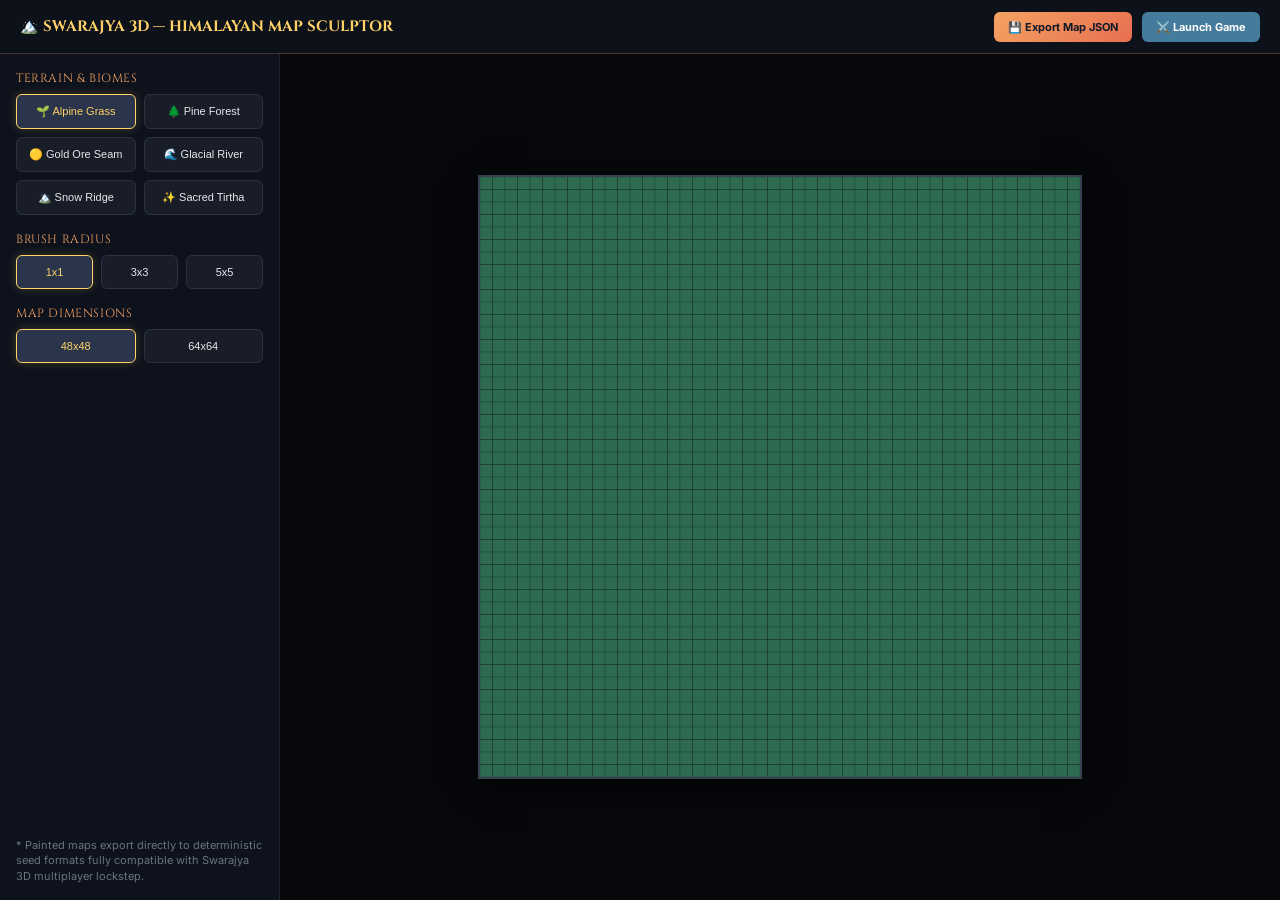
<file: editor.html>
<!DOCTYPE html>
<html lang="en">
<head>
  <meta charset="UTF-8">
  <meta name="viewport" content="width=device-width, initial-scale=1.0">
  <title>Swarajya 3D — Realm Map & Scenario Sculptor</title>
  <link rel="preconnect" href="https://fonts.googleapis.com">
  <link href="https://fonts.googleapis.com/css2?family=Cinzel:wght@600;700;800&family=Inter:wght@400;500;600&display=swap" rel="stylesheet">
  <style>
    * { box-sizing: border-box; margin: 0; padding: 0; user-select: none; }
    body {
      background: #080a0f;
      color: #e5e7eb;
      font-family: 'Inter', sans-serif;
      height: 100vh;
      overflow: hidden;
      display: flex;
      flex-direction: column;
    }
    header {
      height: 54px;
      background: rgba(14, 18, 28, 0.95);
      border-bottom: 1.5px solid rgba(244, 162, 97, 0.25);
      display: flex;
      justify-content: space-between;
      align-items: center;
      padding: 0 20px;
      backdrop-filter: blur(10px);
    }
    h1 {
      font-family: 'Cinzel', serif;
      font-size: 15px;
      color: #ffd166;
      display: flex;
      align-items: center;
      gap: 8px;
    }
    .tools-container {
      display: flex;
      flex: 1;
      height: calc(100vh - 54px);
    }
    #sidebar {
      width: 280px;
      background: #0e121c;
      border-right: 1px solid #1f2430;
      padding: 16px;
      display: flex;
      flex-direction: column;
      gap: 16px;
      overflow-y: auto;
    }
    .panel-title {
      font-family: 'Cinzel', serif;
      font-size: 12px;
      color: #f4a261;
      margin-bottom: 8px;
      text-transform: uppercase;
      letter-spacing: 0.05em;
    }
    .tool-grid {
      display: grid;
      grid-template-columns: repeat(2, 1fr);
      gap: 8px;
    }
    .tool-btn {
      background: #181d28;
      border: 1px solid #2b3140;
      color: #e5e7eb;
      padding: 10px;
      border-radius: 6px;
      font-size: 11px;
      cursor: pointer;
      display: flex;
      flex-direction: column;
      align-items: center;
      gap: 4px;
      transition: all 0.15s ease;
    }
    .tool-btn:hover { background: #262e40; border-color: #ffd166; }
    .tool-btn.active { background: #2a344a; border-color: #ffd166; color: #ffd166; box-shadow: 0 0 10px rgba(255, 209, 102, 0.2); }
    #canvas-wrap {
      flex: 1;
      display: flex;
      justify-content: center;
      align-items: center;
      background: #06080c;
      position: relative;
    }
    #map-grid {
      background: #10141f;
      border: 2px solid #374151;
      box-shadow: 0 8px 32px rgba(0,0,0,0.8);
      cursor: crosshair;
    }
    .btn-action {
      background: linear-gradient(135deg, #f4a261, #e76f51);
      border: none;
      color: #111827;
      font-weight: bold;
      padding: 8px 14px;
      border-radius: 6px;
      cursor: pointer;
      font-size: 11px;
      font-family: inherit;
    }
    .btn-action:hover { filter: brightness(1.1); }
  </style>
</head>
<body>

  <header>
    <h1>🏔️ SWARAJYA 3D — HIMALAYAN MAP SCULPTOR</h1>
    <div style="display:flex; gap:10px;">
      <button class="btn-action" onclick="exportMapJSON()">💾 Export Map JSON</button>
      <button class="btn-action" style="background:#457b9d; color:#fff;" onclick="window.location.href='swarajya3d.html'">⚔️ Launch Game</button>
    </div>
  </header>

  <div class="tools-container">
    <div id="sidebar">
      <div>
        <div class="panel-title">Terrain & Biomes</div>
        <div class="tool-grid">
          <button class="tool-btn active" onclick="setBrush('plain')">🌱 Alpine Grass</button>
          <button class="tool-btn" onclick="setBrush('forest')">🌲 Pine Forest</button>
          <button class="tool-btn" onclick="setBrush('gold')">🟡 Gold Ore Seam</button>
          <button class="tool-btn" onclick="setBrush('water')">🌊 Glacial River</button>
          <button class="tool-btn" onclick="setBrush('mountain')">🏔️ Snow Ridge</button>
          <button class="tool-btn" onclick="setBrush('tirtha')">✨ Sacred Tirtha</button>
        </div>
      </div>

      <div>
        <div class="panel-title">Brush Radius</div>
        <div style="display:flex; gap:8px;">
          <button class="tool-btn active" id="b-1" onclick="setBrushSize(1)" style="flex:1;">1x1</button>
          <button class="tool-btn" id="b-2" onclick="setBrushSize(2)" style="flex:1;">3x3</button>
          <button class="tool-btn" id="b-3" onclick="setBrushSize(3)" style="flex:1;">5x5</button>
        </div>
      </div>

      <div>
        <div class="panel-title">Map Dimensions</div>
        <div style="display:flex; gap:8px;">
          <button class="tool-btn active" onclick="resizeMap(48, 48)" style="flex:1;">48x48</button>
          <button class="tool-btn" onclick="resizeMap(64, 64)" style="flex:1;">64x64</button>
        </div>
      </div>

      <div style="margin-top:auto; font-size:11px; color:#6b7280; line-height:1.4;">
        * Painted maps export directly to deterministic seed formats fully compatible with Swarajya 3D multiplayer lockstep.
      </div>
    </div>

    <div id="canvas-wrap">
      <canvas id="map-grid" width="600" height="600"></canvas>
    </div>
  </div>

  <script>
    let mapW = 48, mapH = 48;
    let grid = new Uint8Array(mapW * mapH); // 0: plain, 1: forest, 2: gold, 3: water, 4: mountain, 5: tirtha
    let currentBrush = 'plain';
    let brushSize = 1;
    let isPainting = false;

    const canvas = document.getElementById('map-grid');
    const ctx = canvas.getContext('2d');

    const COLORS = {
      0: '#2d6a4f', // plain
      1: '#1b4332', // forest
      2: '#ffd166', // gold
      3: '#1d3557', // water
      4: '#e5e7eb', // mountain
      5: '#9b5de5', // tirtha
    };

    function render() {
      const cellW = canvas.width / mapW;
      const cellH = canvas.height / mapH;
      for (let y = 0; y < mapH; y++) {
        for (let x = 0; x < mapW; x++) {
          const type = grid[y * mapW + x];
          ctx.fillStyle = COLORS[type] || '#2d6a4f';
          ctx.fillRect(x * cellW, y * cellH, cellW, cellH);
          ctx.strokeStyle = 'rgba(0,0,0,0.15)';
          ctx.strokeRect(x * cellW, y * cellH, cellW, cellH);
        }
      }
    }

    function setBrush(type) {
      currentBrush = type;
      document.querySelectorAll('.tool-grid .tool-btn').forEach(b => b.classList.remove('active'));
      event.target.classList.add('active');
    }

    function setBrushSize(sz) {
      brushSize = sz;
      document.getElementById('b-1').classList.toggle('active', sz === 1);
      document.getElementById('b-2').classList.toggle('active', sz === 2);
      document.getElementById('b-3').classList.toggle('active', sz === 3);
    }

    function paint(e) {
      const rect = canvas.getBoundingClientRect();
      const mx = e.clientX - rect.left;
      const my = e.clientY - rect.top;
      const tx = Math.floor((mx / canvas.width) * mapW);
      const ty = Math.floor((my / canvas.height) * mapH);

      const typeMap = { plain: 0, forest: 1, gold: 2, water: 3, mountain: 4, tirtha: 5 };
      const val = typeMap[currentBrush] ?? 0;

      const r = brushSize - 1;
      for (let dy = -r; dy <= r; dy++) {
        for (let dx = -r; dx <= r; dx++) {
          const px = tx + dx;
          const py = ty + dy;
          if (px >= 0 && px < mapW && py >= 0 && py < mapH) {
            grid[py * mapW + px] = val;
          }
        }
      }
      render();
    }

    canvas.addEventListener('mousedown', (e) => { isPainting = true; paint(e); });
    window.addEventListener('mouseup', () => { isPainting = false; });
    canvas.addEventListener('mousemove', (e) => { if (isPainting) paint(e); });

    function resizeMap(w, h) {
      mapW = w; mapH = h;
      grid = new Uint8Array(mapW * mapH);
      render();
    }

    function exportMapJSON() {
      const data = {
        name: "Custom Himalayan Battlefield",
        width: mapW,
        height: mapH,
        cells: Array.from(grid),
      };
      const blob = new Blob([JSON.stringify(data, null, 2)], { type: "application/json" });
      const url = URL.createObjectURL(blob);
      const a = document.createElement("a");
      a.href = url;
      a.download = "custom_map.json";
      a.click();
    }

    render();
  </script>
</body>
</html>
</file>
